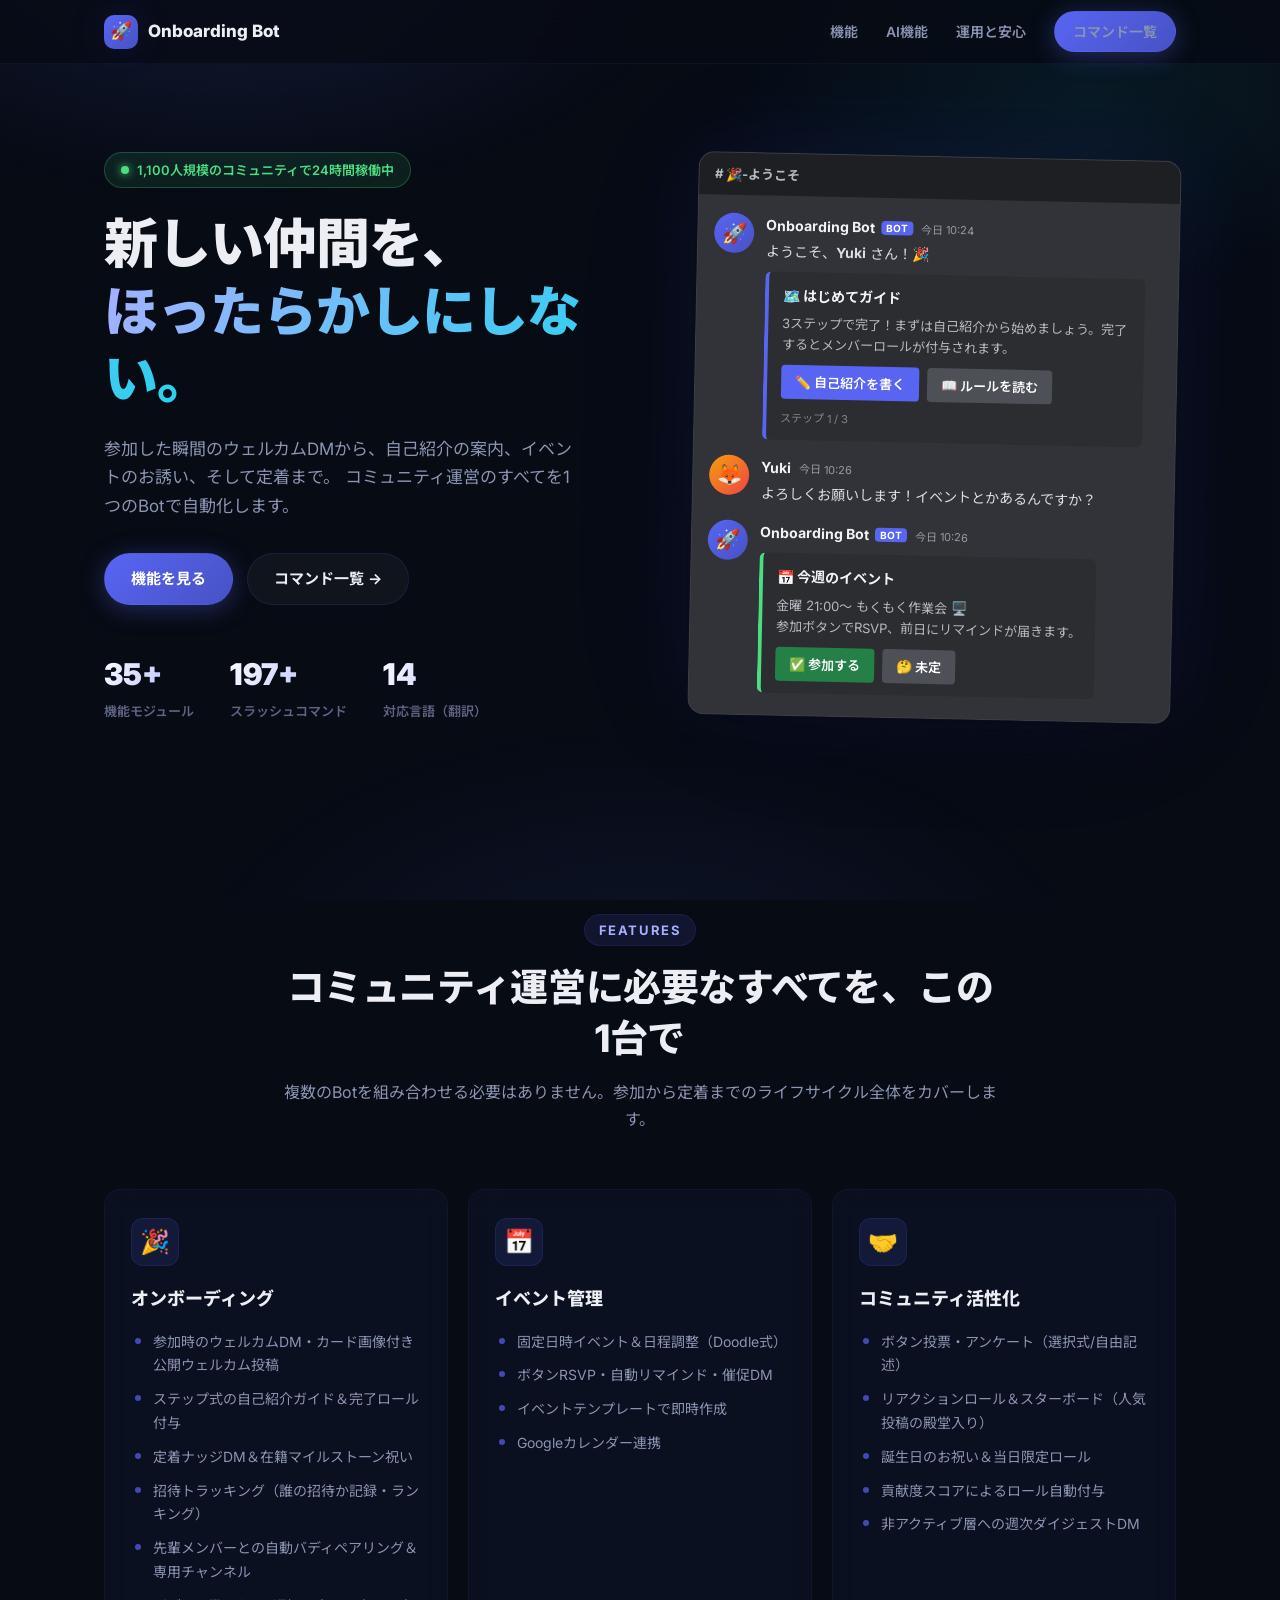
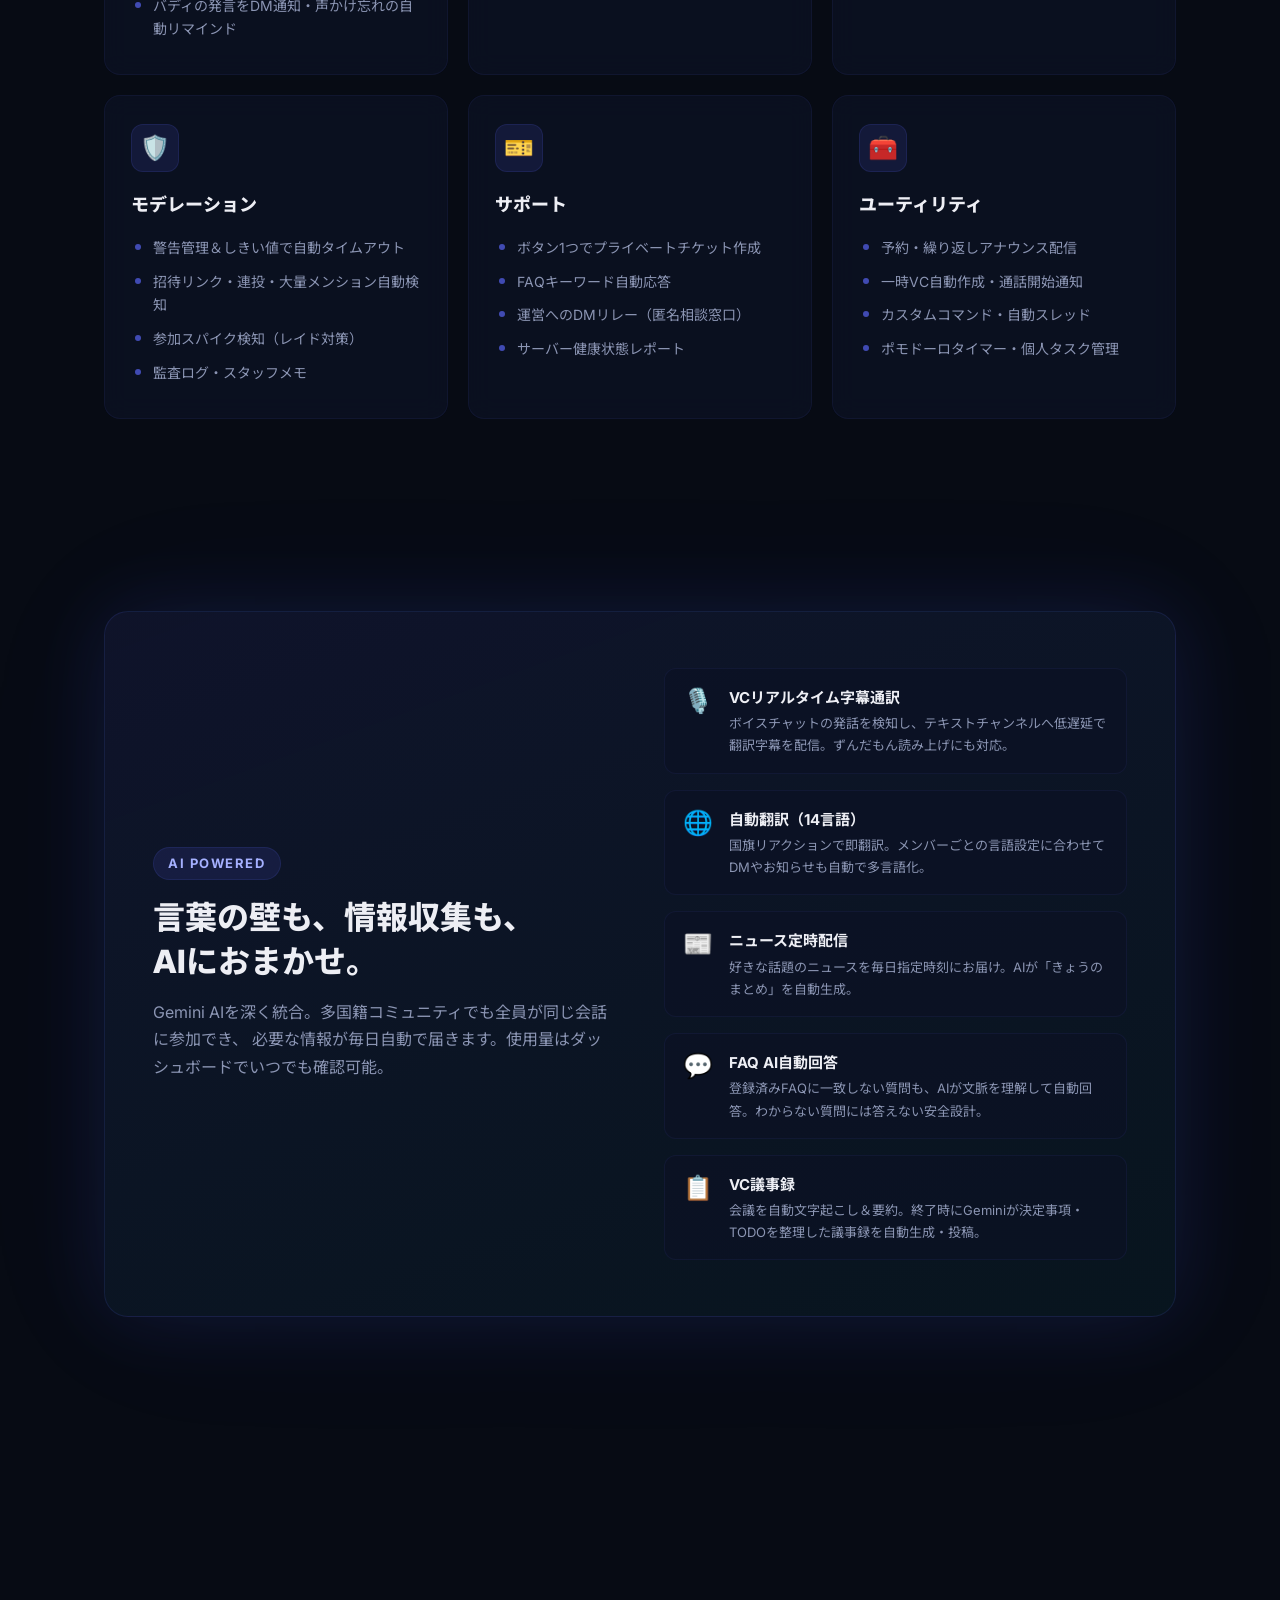
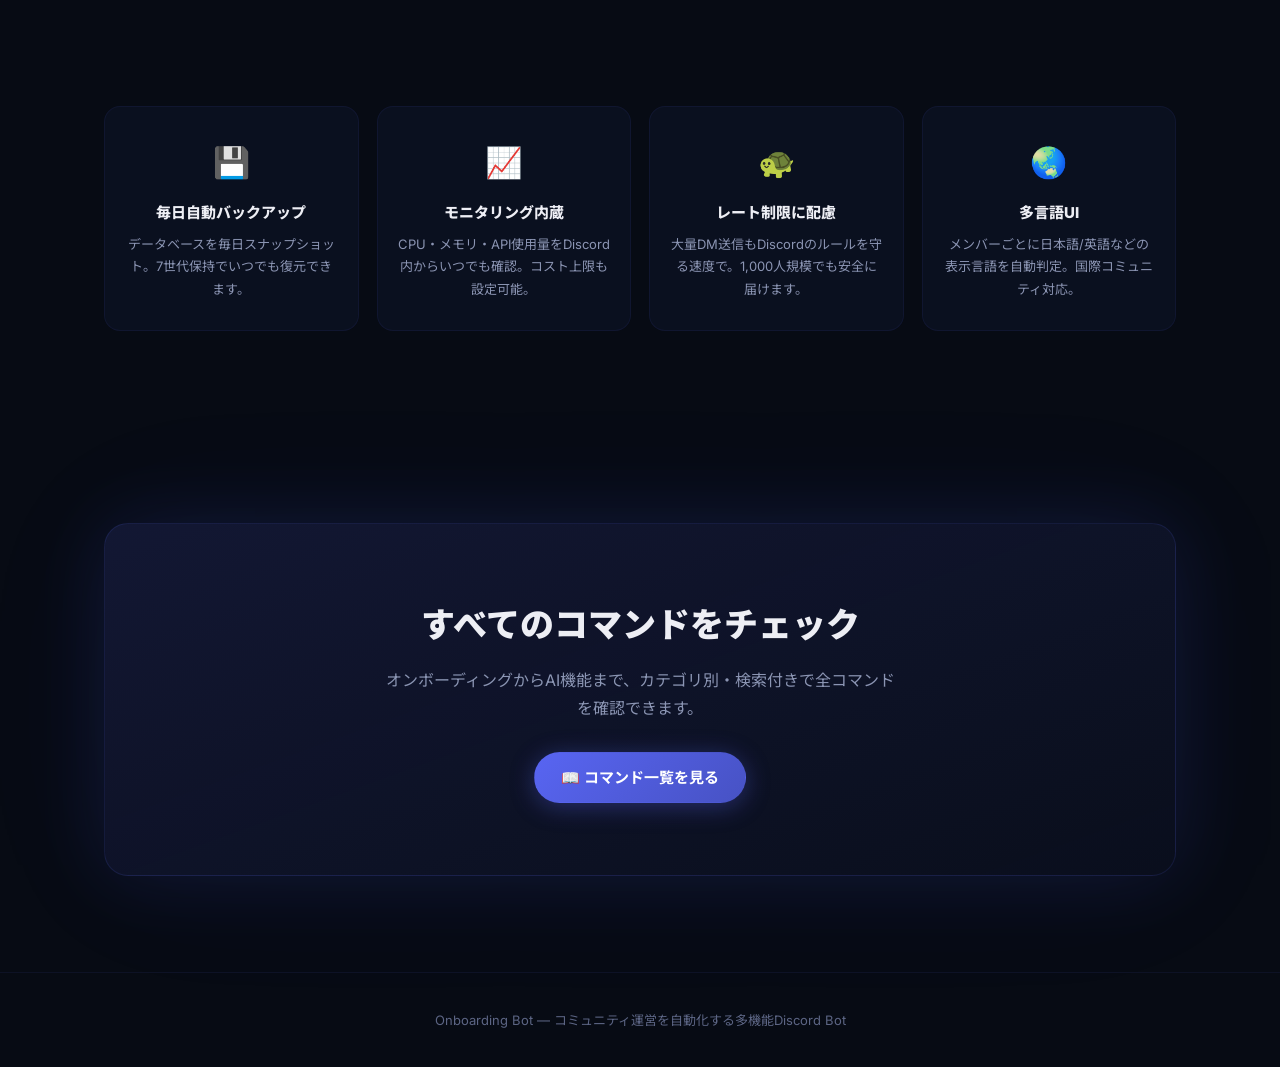
<file: index.html>
<!DOCTYPE html>
<html lang="ja">
<head>
    <meta charset="UTF-8">
    <meta name="viewport" content="width=device-width, initial-scale=1.0">
    <title>Onboarding Bot — 新規メンバーの定着とコミュニティ運営を自動化するDiscord Bot</title>
    <meta name="description" content="ウェルカムDM・オンボーディング・イベント管理・AI翻訳/VC通訳・自動モデレーションまで。1100人規模コミュニティで稼働する多機能Discord Bot。">
    <link rel="preconnect" href="https://fonts.googleapis.com">
    <link rel="preconnect" href="https://fonts.gstatic.com" crossorigin>
    <link href="https://fonts.googleapis.com/css2?family=Inter:wght@400;600;700;800;900&family=Noto+Sans+JP:wght@400;600;700;800;900&display=swap" rel="stylesheet">
    <link rel="stylesheet" href="./styles.css">
    <link rel="icon" href="data:image/svg+xml,<svg xmlns=%22http://www.w3.org/2000/svg%22 viewBox=%220 0 100 100%22><text y=%22.9em%22 font-size=%2290%22>🚀</text></svg>">
</head>
<body>
    <div class="bg-aura"></div>

    <!-- ナビゲーション -->
    <nav class="nav">
        <div class="nav-inner">
            <a class="nav-brand" href="./">
                <span class="logo-mark">🚀</span>
                Onboarding Bot
            </a>
            <ul class="nav-links">
                <li class="hide-sp"><a href="#features">機能</a></li>
                <li class="hide-sp"><a href="#ai">AI機能</a></li>
                <li class="hide-sp"><a href="#trust">運用と安心</a></li>
                <li><a href="./commands.html" class="btn btn-primary btn-sm">コマンド一覧</a></li>
            </ul>
        </div>
    </nav>

    <!-- ヒーロー -->
    <header class="hero">
        <div class="container hero-grid">
            <div>
                <span class="hero-badge"><span class="dot"></span>1,100人規模のコミュニティで24時間稼働中</span>
                <h1>新しい仲間を、<br><span class="grad">ほったらかしにしない。</span></h1>
                <p class="hero-lead">
                    参加した瞬間のウェルカムDMから、自己紹介の案内、イベントのお誘い、そして定着まで。
                    コミュニティ運営のすべてを1つのBotで自動化します。
                </p>
                <div class="hero-ctas">
                    <a href="#features" class="btn btn-primary">機能を見る</a>
                    <a href="./commands.html" class="btn btn-ghost">コマンド一覧 →</a>
                </div>
                <div class="hero-stats">
                    <div class="hero-stat">
                        <div class="num">35+</div>
                        <div class="label">機能モジュール</div>
                    </div>
                    <div class="hero-stat">
                        <div class="num" id="stat-commands">180+</div>
                        <div class="label">スラッシュコマンド</div>
                    </div>
                    <div class="hero-stat">
                        <div class="num">14</div>
                        <div class="label">対応言語（翻訳）</div>
                    </div>
                </div>
            </div>

            <!-- Discord風モックアップ -->
            <div class="discord-mock" aria-hidden="true">
                <div class="titlebar"># 🎉-ようこそ</div>
                <div class="messages">
                    <div class="dmsg">
                        <div class="avatar">🚀</div>
                        <div class="body">
                            <div class="author">Onboarding Bot<span class="bot-tag">BOT</span><span class="time">今日 10:24</span></div>
                            <div class="text">ようこそ、<strong>Yuki</strong> さん！🎉</div>
                            <div class="dembed">
                                <div class="etitle">🗺️ はじめてガイド</div>
                                <div class="edesc">3ステップで完了！まずは自己紹介から始めましょう。完了するとメンバーロールが付与されます。</div>
                                <div class="dbtns">
                                    <span class="dbtn primary">✏️ 自己紹介を書く</span>
                                    <span class="dbtn">📖 ルールを読む</span>
                                </div>
                                <div class="efooter">ステップ 1 / 3</div>
                            </div>
                        </div>
                    </div>
                    <div class="dmsg">
                        <div class="avatar human">🦊</div>
                        <div class="body">
                            <div class="author">Yuki<span class="time">今日 10:26</span></div>
                            <div class="text">よろしくお願いします！イベントとかあるんですか？</div>
                        </div>
                    </div>
                    <div class="dmsg">
                        <div class="avatar">🚀</div>
                        <div class="body">
                            <div class="author">Onboarding Bot<span class="bot-tag">BOT</span><span class="time">今日 10:26</span></div>
                            <div class="dembed green">
                                <div class="etitle">📅 今週のイベント</div>
                                <div class="edesc">金曜 21:00〜 もくもく作業会 🖥️<br>参加ボタンでRSVP、前日にリマインドが届きます。</div>
                                <div class="dbtns">
                                    <span class="dbtn success">✅ 参加する</span>
                                    <span class="dbtn">🤔 未定</span>
                                </div>
                            </div>
                        </div>
                    </div>
                </div>
            </div>
        </div>
    </header>

    <!-- 機能カテゴリ -->
    <section id="features">
        <div class="container">
            <div class="section-head reveal">
                <span class="section-eyebrow">FEATURES</span>
                <h2 class="section-title">コミュニティ運営に必要なすべてを、この1台で</h2>
                <p class="section-desc">複数のBotを組み合わせる必要はありません。参加から定着までのライフサイクル全体をカバーします。</p>
            </div>
            <div class="feature-grid">
                <div class="feature-card reveal">
                    <div class="icon">🎉</div>
                    <h3>オンボーディング</h3>
                    <ul>
                        <li>参加時のウェルカムDM・カード画像付き公開ウェルカム投稿</li>
                        <li>ステップ式の自己紹介ガイド＆完了ロール付与</li>
                        <li>定着ナッジDM＆在籍マイルストーン祝い</li>
                        <li>招待トラッキング（誰の招待か記録・ランキング）</li>
                        <li>先輩メンバーとの自動バディペアリング＆専用チャンネル</li>
                        <li>バディの発言をDM通知・声かけ忘れの自動リマインド</li>
                    </ul>
                </div>
                <div class="feature-card reveal">
                    <div class="icon">📅</div>
                    <h3>イベント管理</h3>
                    <ul>
                        <li>固定日時イベント＆日程調整（Doodle式）</li>
                        <li>ボタンRSVP・自動リマインド・催促DM</li>
                        <li>イベントテンプレートで即時作成</li>
                        <li>Googleカレンダー連携</li>
                    </ul>
                </div>
                <div class="feature-card reveal">
                    <div class="icon">🤝</div>
                    <h3>コミュニティ活性化</h3>
                    <ul>
                        <li>ボタン投票・アンケート（選択式/自由記述）</li>
                        <li>リアクションロール＆スターボード（人気投稿の殿堂入り）</li>
                        <li>誕生日のお祝い＆当日限定ロール</li>
                        <li>貢献度スコアによるロール自動付与</li>
                        <li>非アクティブ層への週次ダイジェストDM</li>
                    </ul>
                </div>
                <div class="feature-card reveal">
                    <div class="icon">🛡️</div>
                    <h3>モデレーション</h3>
                    <ul>
                        <li>警告管理＆しきい値で自動タイムアウト</li>
                        <li>招待リンク・連投・大量メンション自動検知</li>
                        <li>参加スパイク検知（レイド対策）</li>
                        <li>監査ログ・スタッフメモ</li>
                    </ul>
                </div>
                <div class="feature-card reveal">
                    <div class="icon">🎫</div>
                    <h3>サポート</h3>
                    <ul>
                        <li>ボタン1つでプライベートチケット作成</li>
                        <li>FAQキーワード自動応答</li>
                        <li>運営へのDMリレー（匿名相談窓口）</li>
                        <li>サーバー健康状態レポート</li>
                    </ul>
                </div>
                <div class="feature-card reveal">
                    <div class="icon">🧰</div>
                    <h3>ユーティリティ</h3>
                    <ul>
                        <li>予約・繰り返しアナウンス配信</li>
                        <li>一時VC自動作成・通話開始通知</li>
                        <li>カスタムコマンド・自動スレッド</li>
                        <li>ポモドーロタイマー・個人タスク管理</li>
                    </ul>
                </div>
            </div>
        </div>
    </section>

    <!-- AI機能ハイライト -->
    <section id="ai">
        <div class="container">
            <div class="highlight reveal">
                <div>
                    <span class="section-eyebrow">AI POWERED</span>
                    <h2>言葉の壁も、情報収集も、<br>AIにおまかせ。</h2>
                    <p>
                        Gemini AIを深く統合。多国籍コミュニティでも全員が同じ会話に参加でき、
                        必要な情報が毎日自動で届きます。使用量はダッシュボードでいつでも確認可能。
                    </p>
                </div>
                <div class="hl-items">
                    <div class="hl-item">
                        <div class="emoji">🎙️</div>
                        <div>
                            <div class="t">VCリアルタイム字幕通訳</div>
                            <div class="d">ボイスチャットの発話を検知し、テキストチャンネルへ低遅延で翻訳字幕を配信。ずんだもん読み上げにも対応。</div>
                        </div>
                    </div>
                    <div class="hl-item">
                        <div class="emoji">🌐</div>
                        <div>
                            <div class="t">自動翻訳（14言語）</div>
                            <div class="d">国旗リアクションで即翻訳。メンバーごとの言語設定に合わせてDMやお知らせも自動で多言語化。</div>
                        </div>
                    </div>
                    <div class="hl-item">
                        <div class="emoji">📰</div>
                        <div>
                            <div class="t">ニュース定時配信</div>
                            <div class="d">好きな話題のニュースを毎日指定時刻にお届け。AIが「きょうのまとめ」を自動生成。</div>
                        </div>
                    </div>
                    <div class="hl-item">
                        <div class="emoji">💬</div>
                        <div>
                            <div class="t">FAQ AI自動回答</div>
                            <div class="d">登録済みFAQに一致しない質問も、AIが文脈を理解して自動回答。わからない質問には答えない安全設計。</div>
                        </div>
                    </div>
                    <div class="hl-item">
                        <div class="emoji">📋</div>
                        <div>
                            <div class="t">VC議事録</div>
                            <div class="d">会議を自動文字起こし＆要約。終了時にGeminiが決定事項・TODOを整理した議事録を自動生成・投稿。</div>
                        </div>
                    </div>
                </div>
            </div>
        </div>
    </section>

    <!-- 運用と安心 -->
    <section id="trust">
        <div class="container">
            <div class="section-head reveal">
                <span class="section-eyebrow">RELIABILITY</span>
                <h2 class="section-title">1,100人規模の本番運用に耐える設計</h2>
                <p class="section-desc">派手な機能だけでなく、裏側の堅牢さにもこだわっています。</p>
            </div>
            <div class="trust-grid">
                <div class="trust-card reveal">
                    <div class="emoji">💾</div>
                    <h3>毎日自動バックアップ</h3>
                    <p>データベースを毎日スナップショット。7世代保持でいつでも復元できます。</p>
                </div>
                <div class="trust-card reveal">
                    <div class="emoji">📈</div>
                    <h3>モニタリング内蔵</h3>
                    <p>CPU・メモリ・API使用量をDiscord内からいつでも確認。コスト上限も設定可能。</p>
                </div>
                <div class="trust-card reveal">
                    <div class="emoji">🐢</div>
                    <h3>レート制限に配慮</h3>
                    <p>大量DM送信もDiscordのルールを守る速度で。1,000人規模でも安全に届けます。</p>
                </div>
                <div class="trust-card reveal">
                    <div class="emoji">🌏</div>
                    <h3>多言語UI</h3>
                    <p>メンバーごとに日本語/英語などの表示言語を自動判定。国際コミュニティ対応。</p>
                </div>
            </div>
        </div>
    </section>

    <!-- CTA -->
    <section>
        <div class="container">
            <div class="cta-box reveal">
                <h2>すべてのコマンドをチェック</h2>
                <p>オンボーディングからAI機能まで、カテゴリ別・検索付きで全コマンドを確認できます。</p>
                <a href="./commands.html" class="btn btn-primary">📖 コマンド一覧を見る</a>
            </div>
        </div>
    </section>

    <footer class="footer">
        <div class="container">
            <p>Onboarding Bot — コミュニティ運営を自動化する多機能Discord Bot</p>
        </div>
    </footer>

    <script>
        // スクロール出現
        const io = new IntersectionObserver((entries) => {
            for (const e of entries) {
                if (e.isIntersecting) { e.target.classList.add('visible'); io.unobserve(e.target); }
            }
        }, { threshold: 0.12 });
        document.querySelectorAll('.reveal').forEach(el => io.observe(el));

        // コマンド数をデータから動的表示（失敗時は初期値のまま）
        fetch('./assets/commands.json')
            .then(r => r.json())
            .then(d => {
                const n = d.commands.length;
                if (n > 0) document.getElementById('stat-commands').textContent = n + '+';
            })
            .catch(() => {});
    </script>
</body>
</html>
</file>
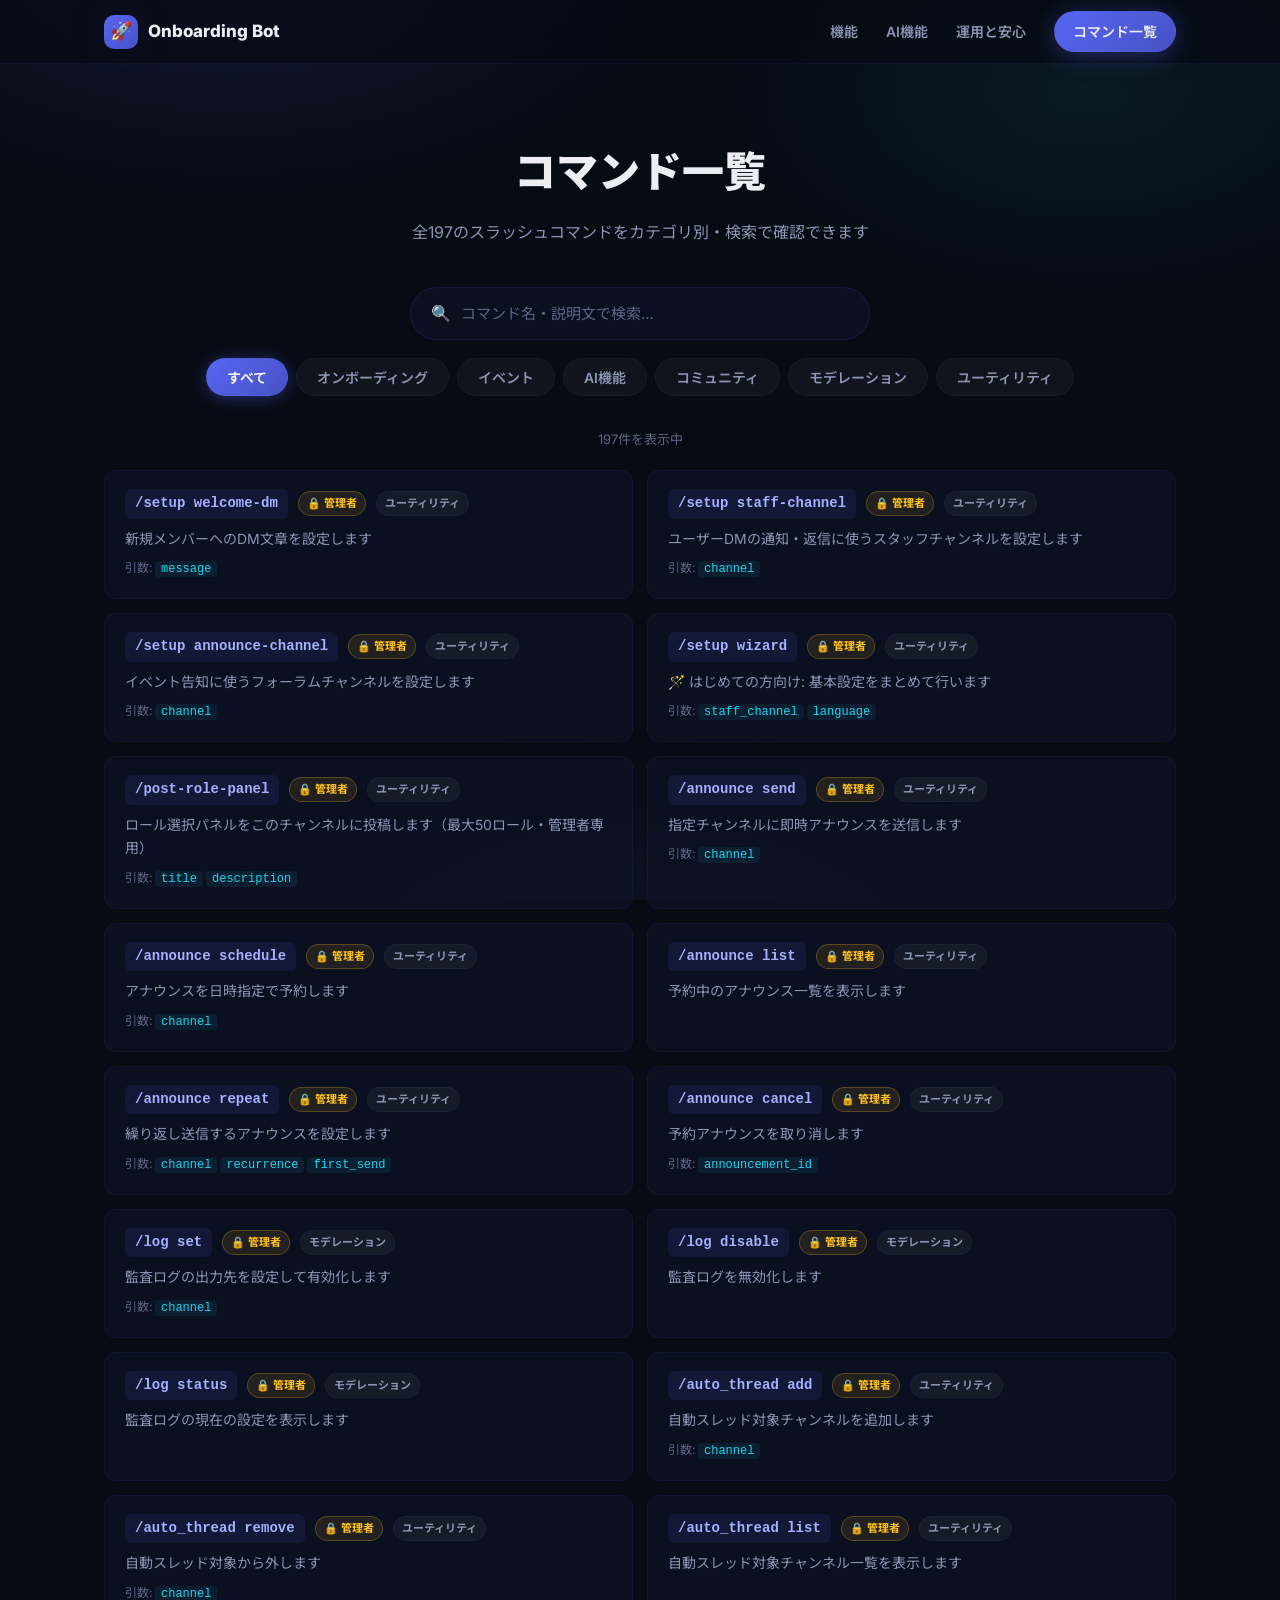
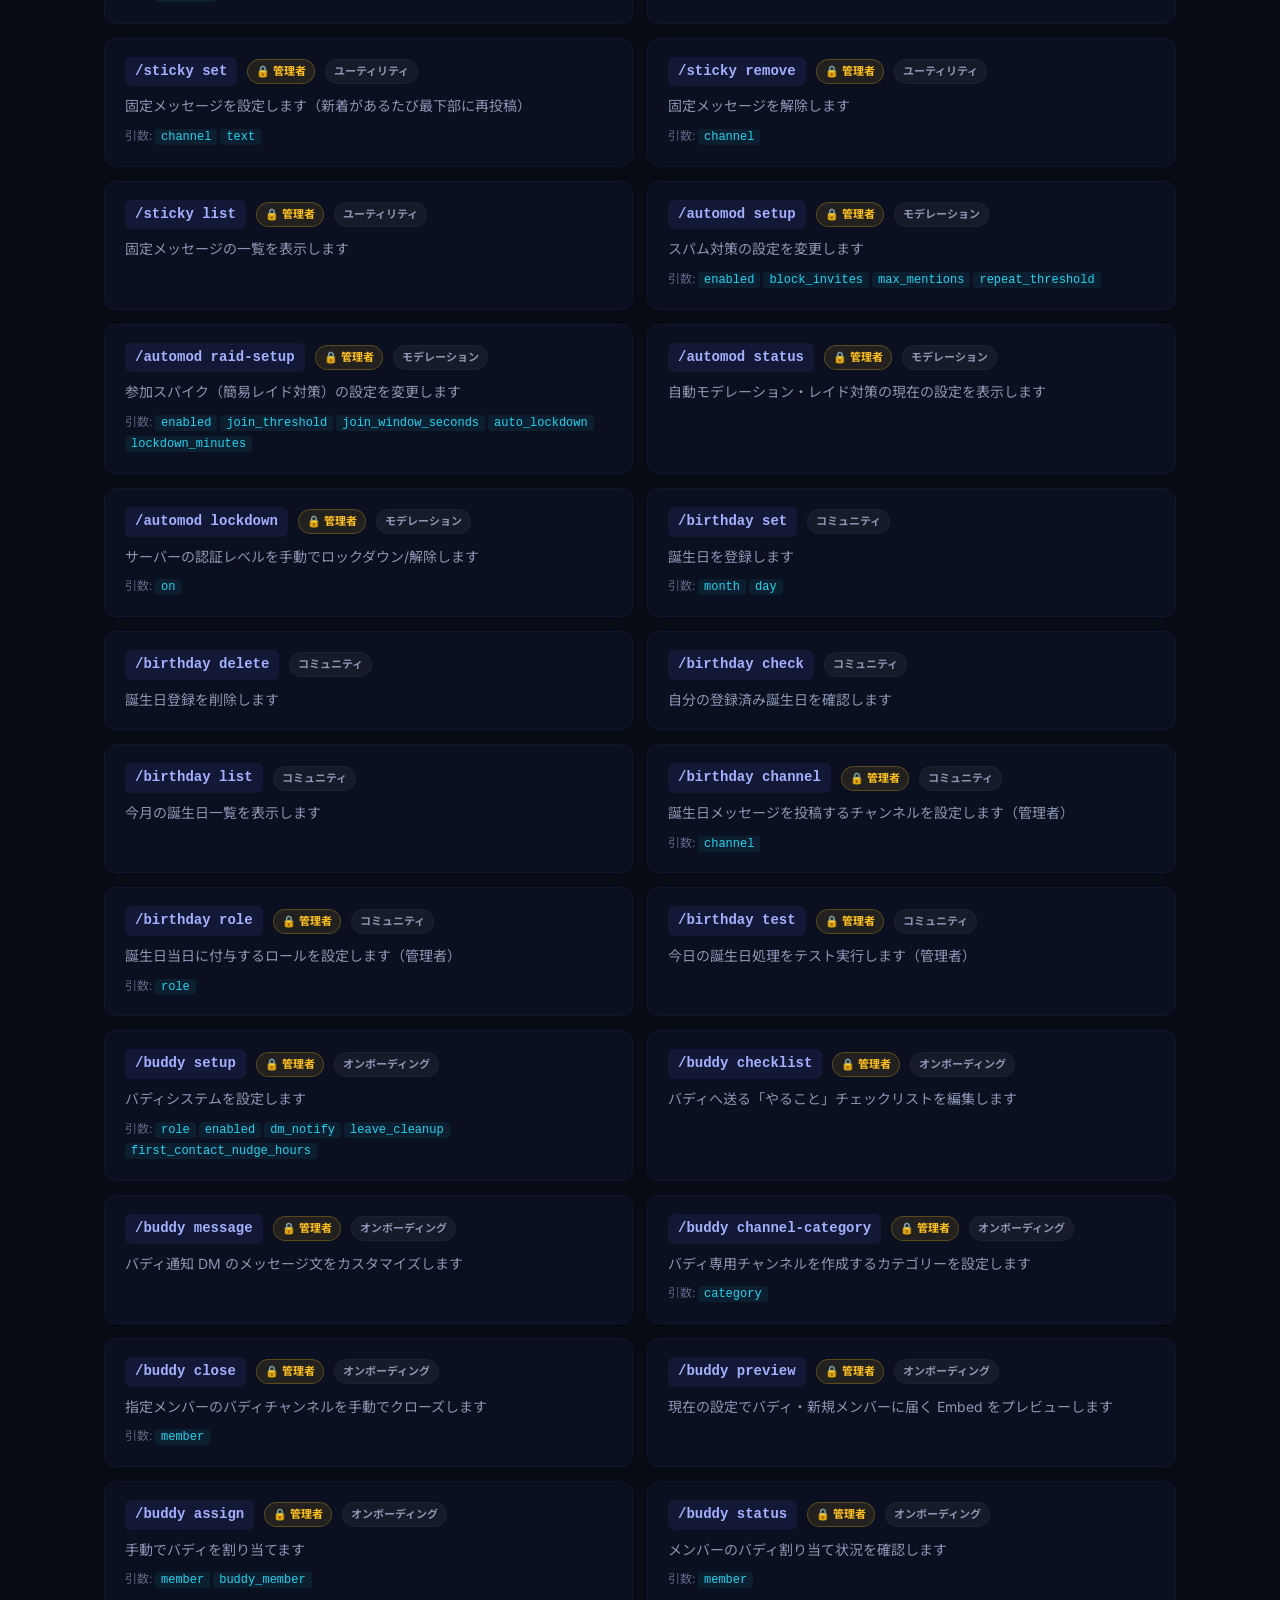
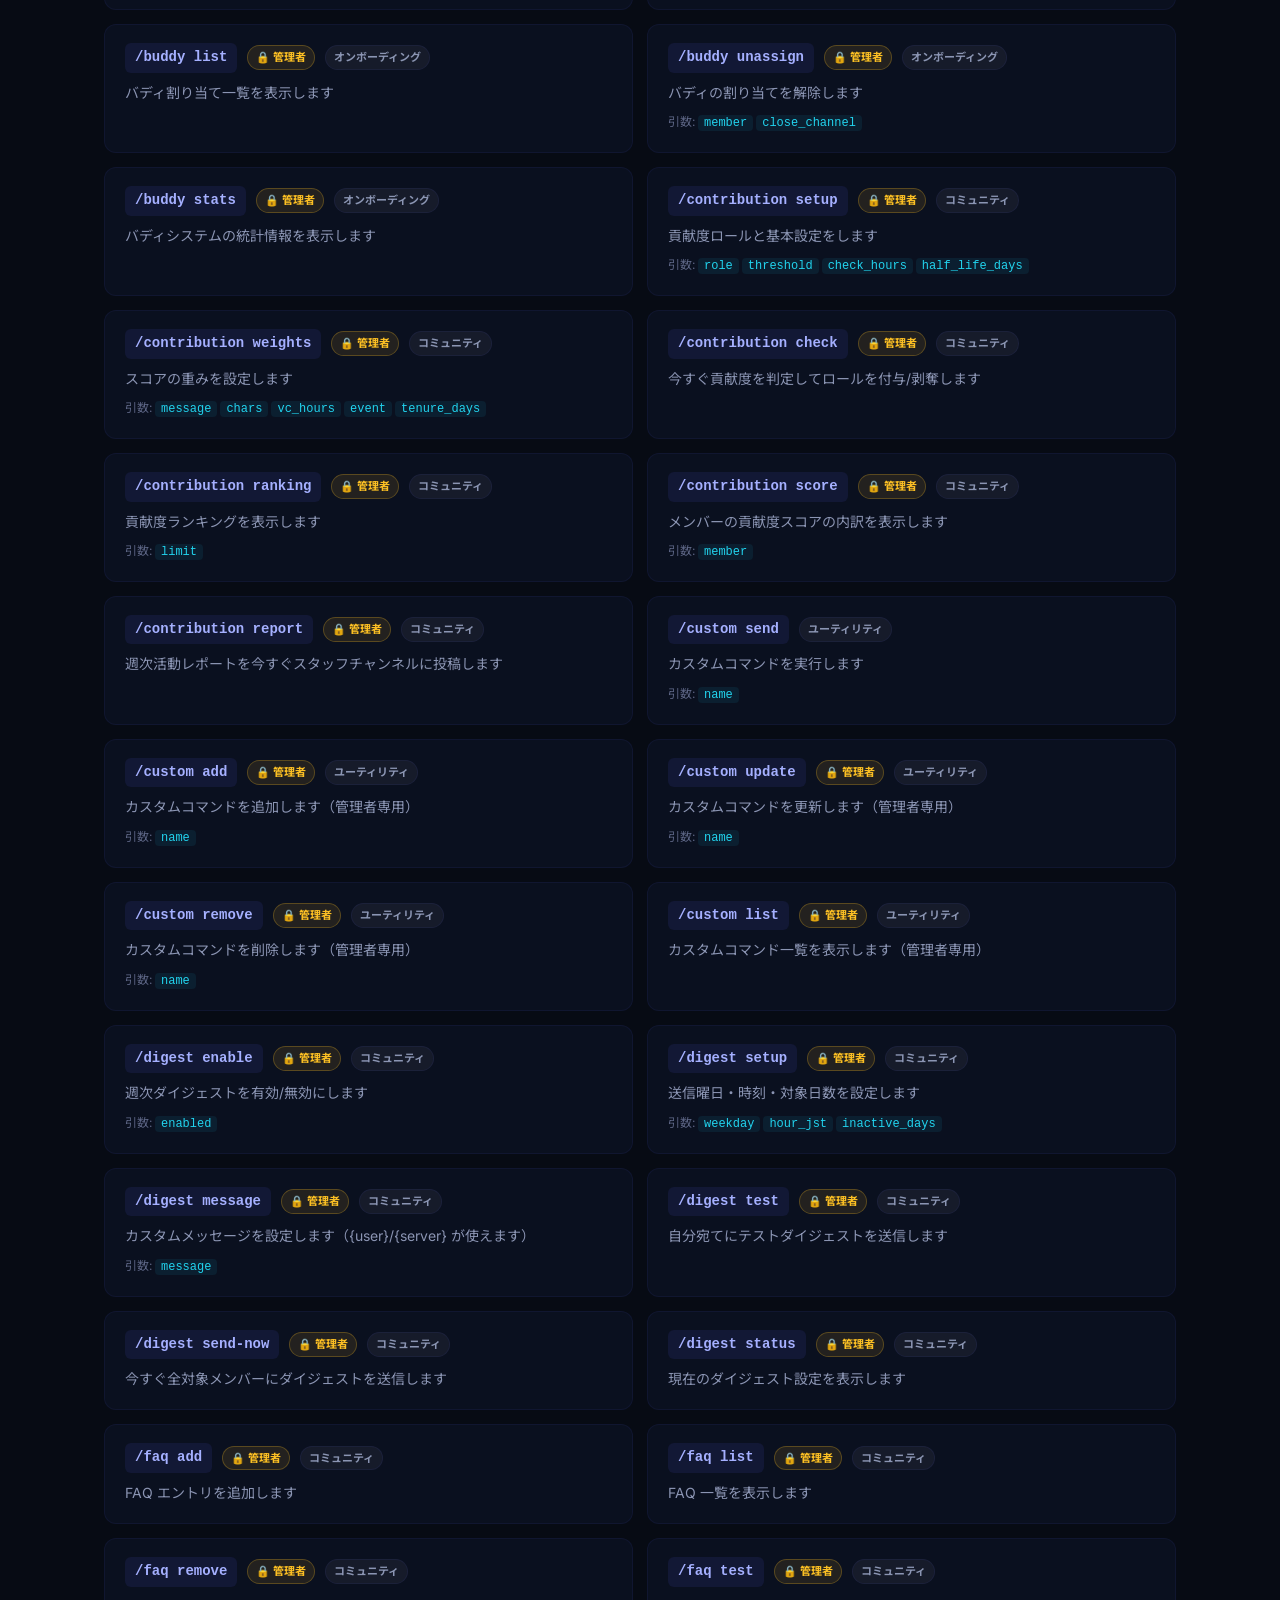
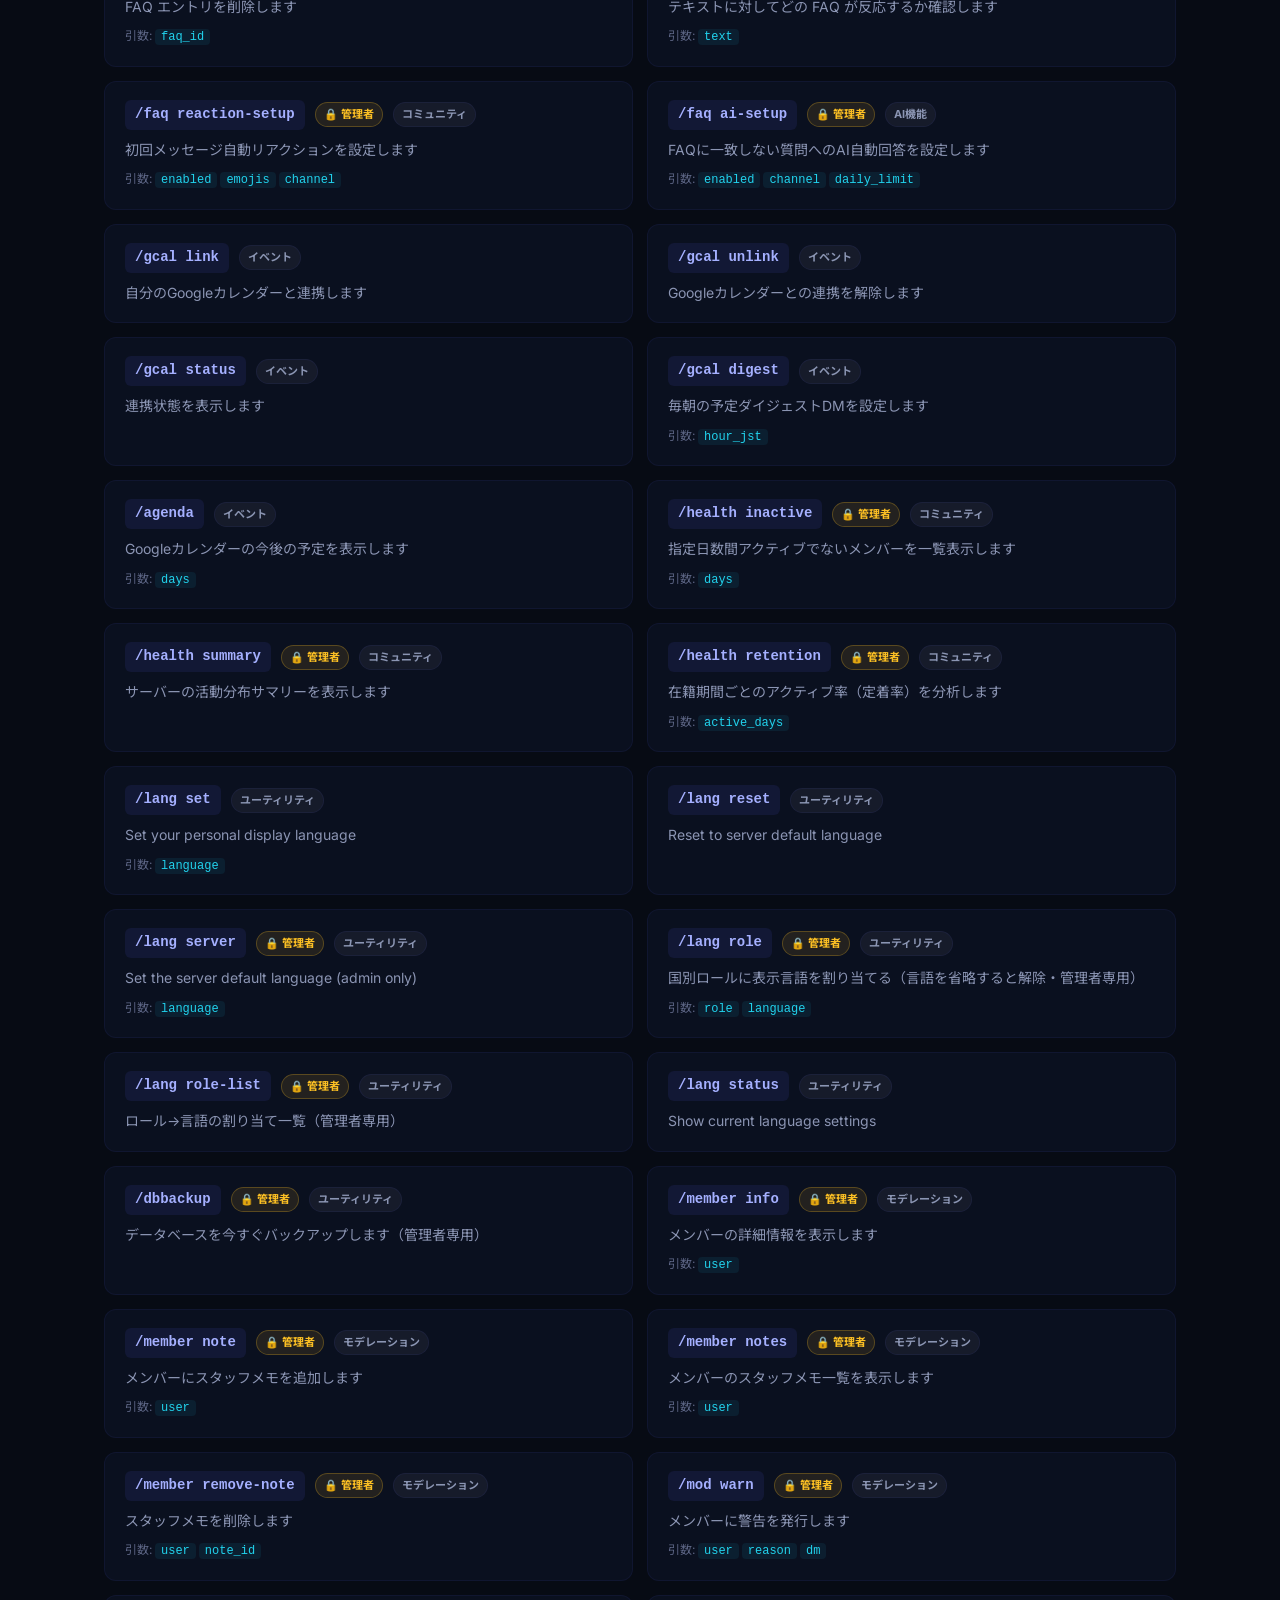
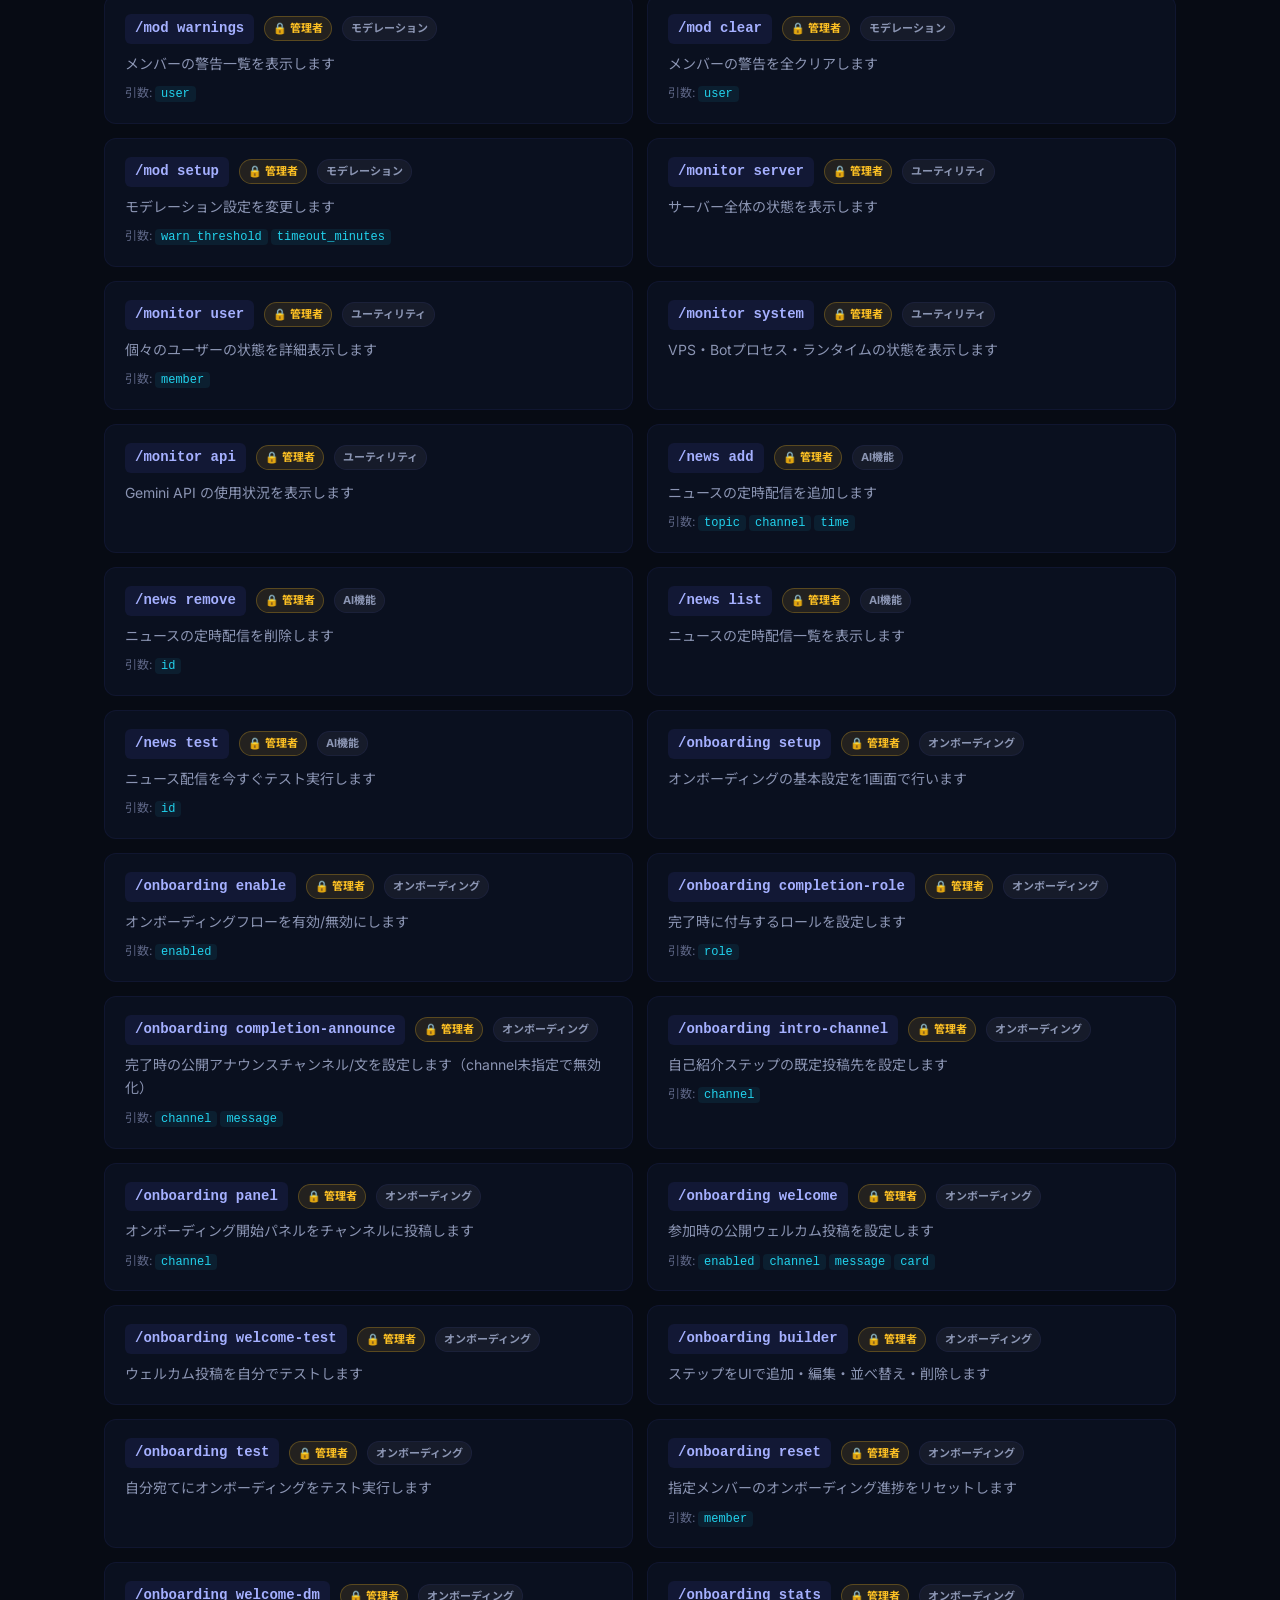
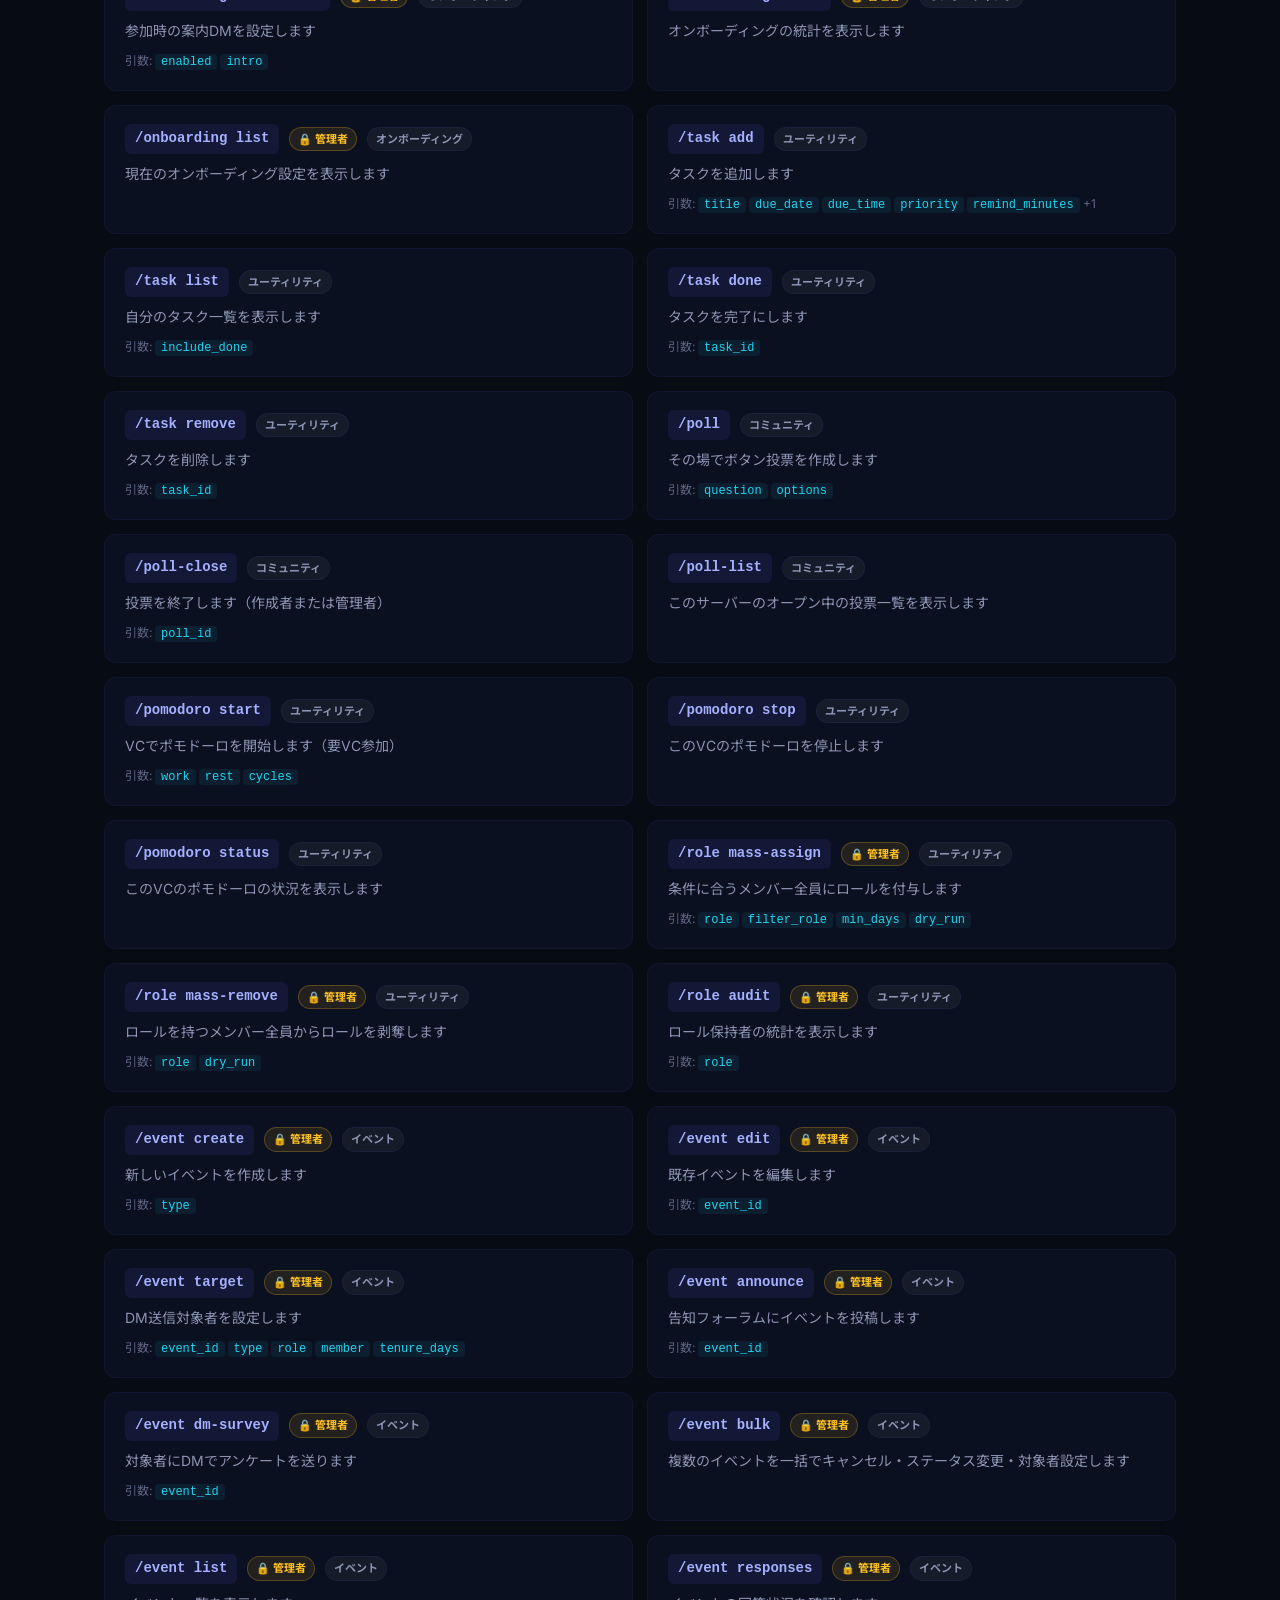
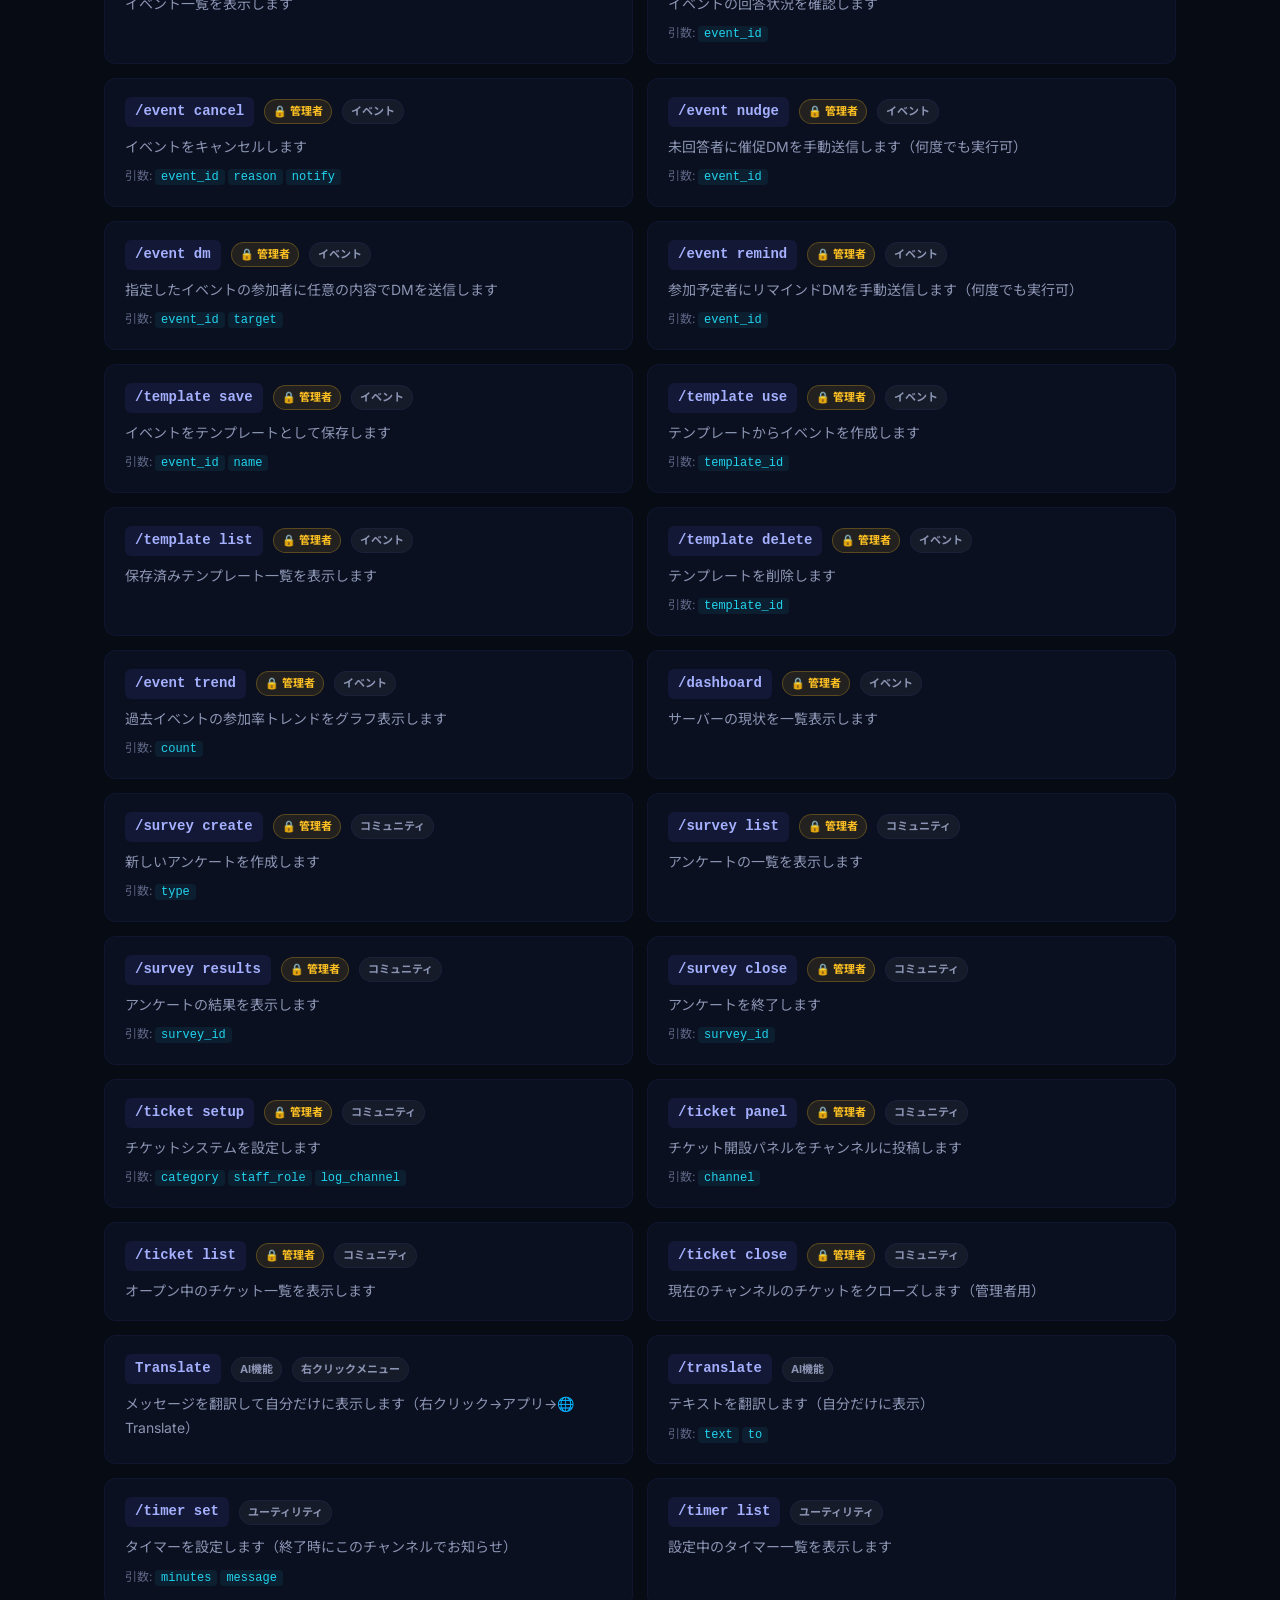
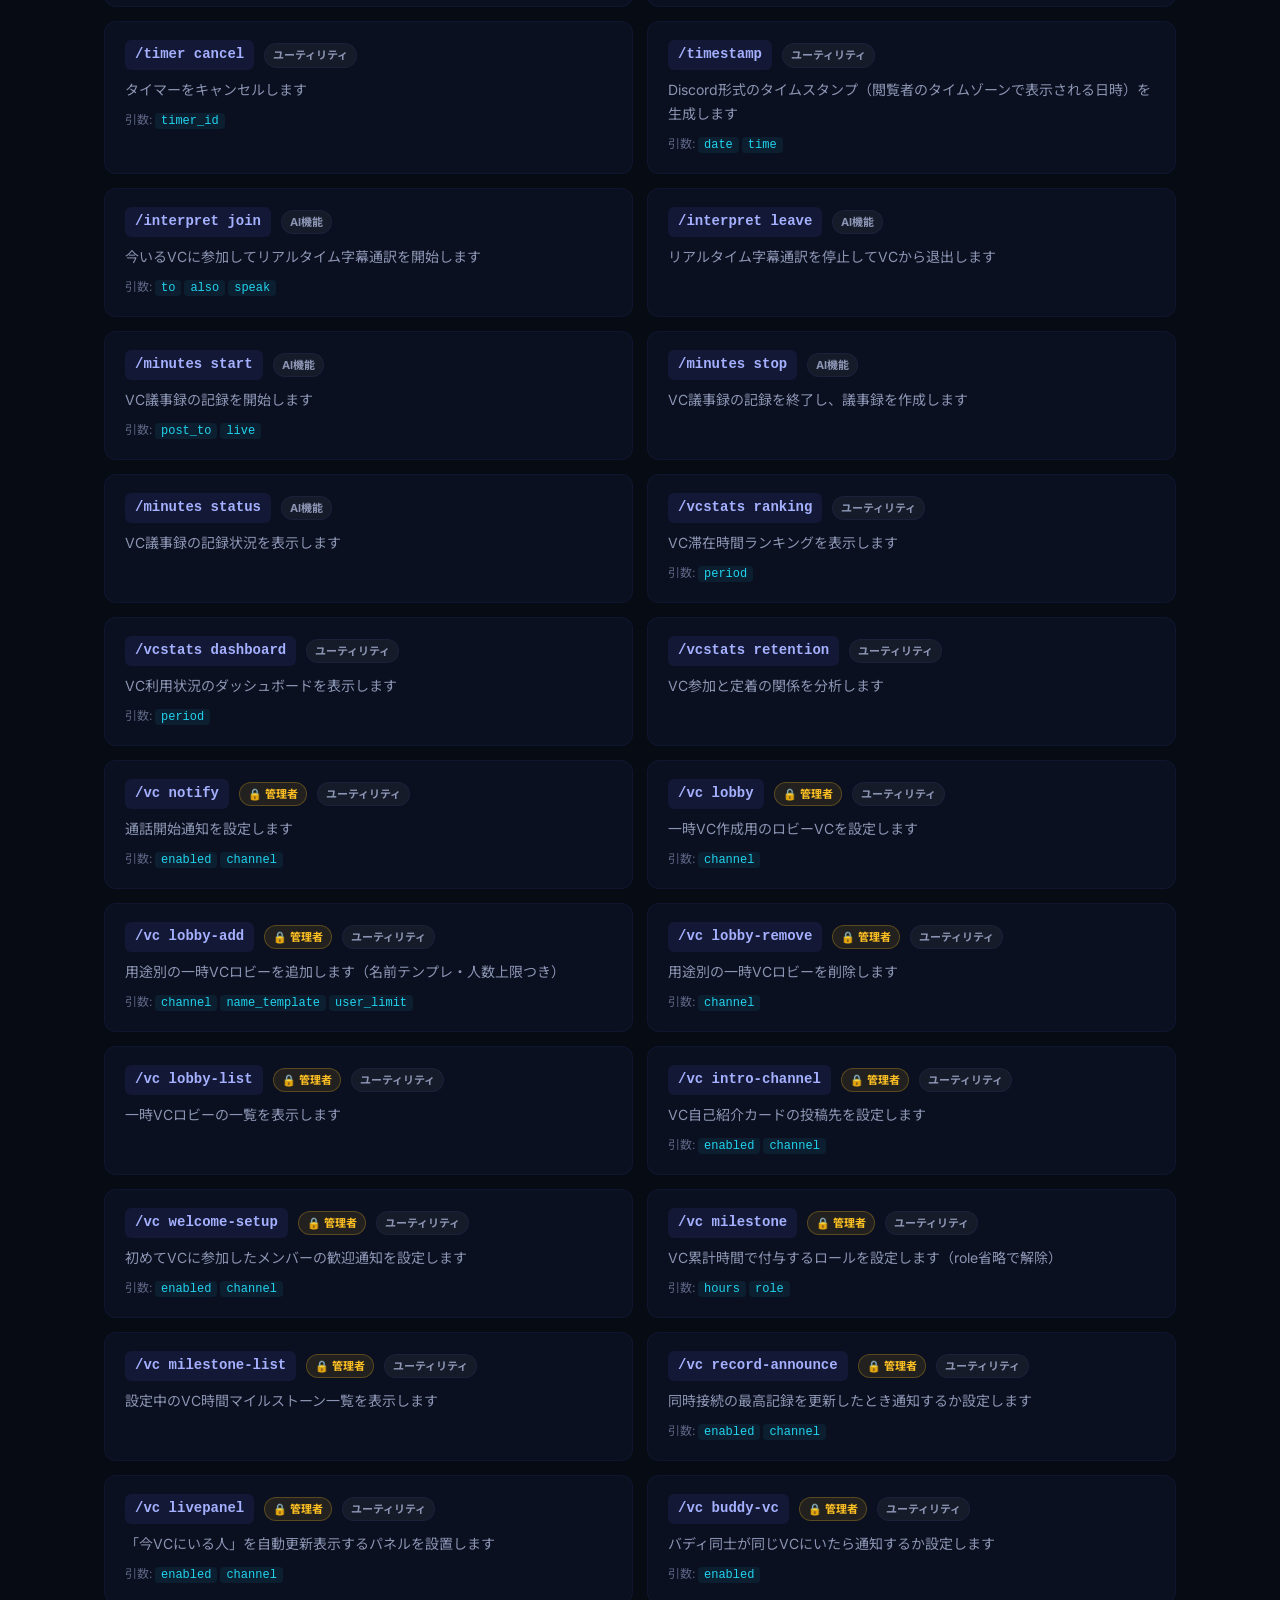
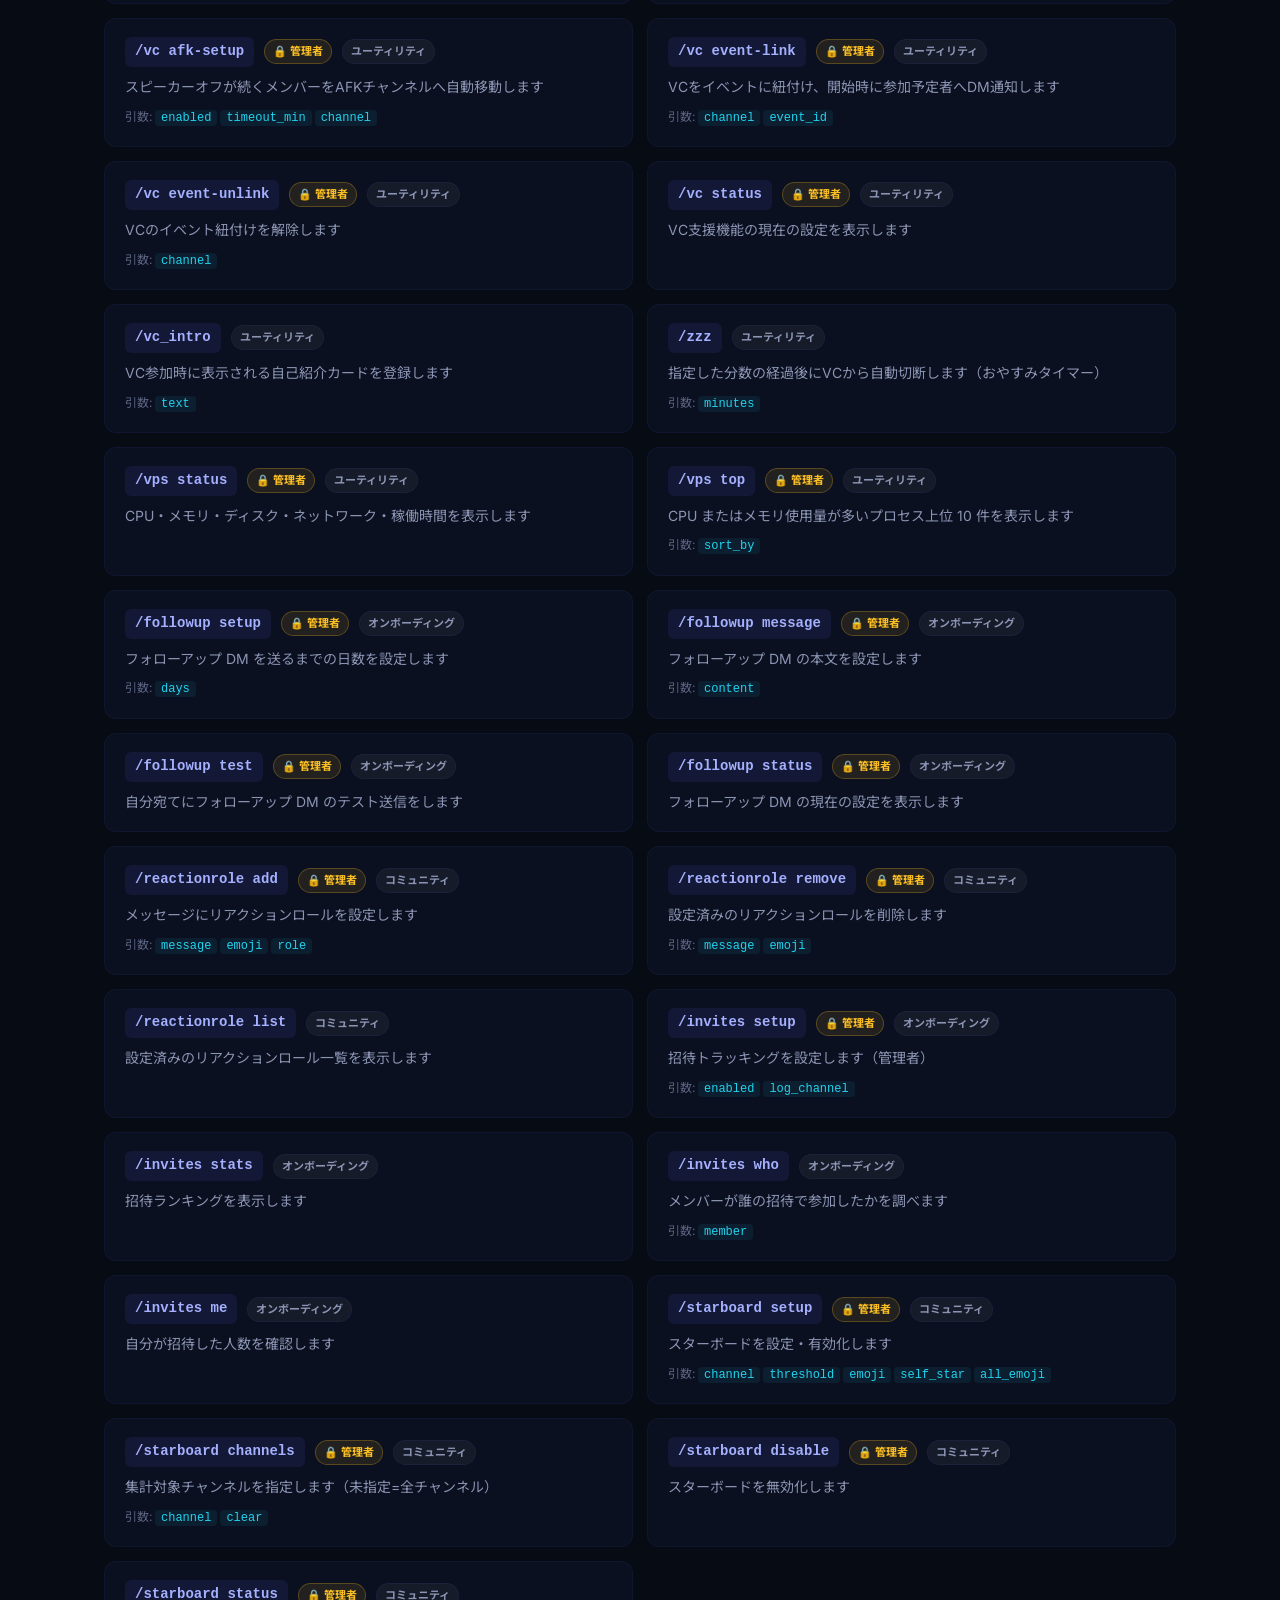
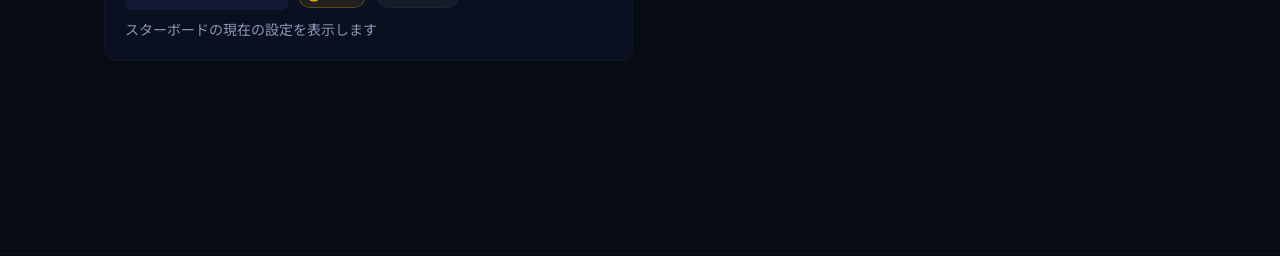
<file: commands.html>
<!DOCTYPE html>
<html lang="ja">
<head>
    <meta charset="UTF-8">
    <meta name="viewport" content="width=device-width, initial-scale=1.0">
    <title>コマンド一覧 — Onboarding Bot</title>
    <meta name="description" content="Onboarding Botの全スラッシュコマンドをカテゴリ別・検索で確認できます。オンボーディング・イベント・AI機能・コミュニティ・モデレーション・ユーティリティを網羅。">
    <link rel="preconnect" href="https://fonts.googleapis.com">
    <link rel="preconnect" href="https://fonts.gstatic.com" crossorigin>
    <link href="https://fonts.googleapis.com/css2?family=Inter:wght@400;600;700;800;900&family=Noto+Sans+JP:wght@400;600;700;800;900&display=swap" rel="stylesheet">
    <link rel="stylesheet" href="./styles.css">
    <link rel="icon" href="data:image/svg+xml,<svg xmlns=%22http://www.w3.org/2000/svg%22 viewBox=%220 0 100 100%22><text y=%22.9em%22 font-size=%2290%22>🚀</text></svg>">
</head>
<body>
    <div class="bg-aura"></div>

    <!-- ナビゲーション -->
    <nav class="nav">
        <div class="nav-inner">
            <a class="nav-brand" href="./">
                <span class="logo-mark">🚀</span>
                Onboarding Bot
            </a>
            <ul class="nav-links">
                <li class="hide-sp"><a href="./#features">機能</a></li>
                <li class="hide-sp"><a href="./#ai">AI機能</a></li>
                <li class="hide-sp"><a href="./#trust">運用と安心</a></li>
                <li><a href="./commands.html" class="btn btn-primary btn-sm active">コマンド一覧</a></li>
            </ul>
        </div>
    </nav>

    <!-- ページヘッダー -->
    <header class="page-head">
        <div class="container">
            <h1>コマンド一覧</h1>
            <p id="page-desc">全181のスラッシュコマンドをカテゴリ別・検索で確認できます</p>
        </div>
    </header>

    <!-- コマンド検索・一覧 -->
    <section style="padding-top: 0;">
        <div class="container">
            <div class="cmd-controls">
                <div class="cmd-search">
                    <span aria-hidden="true">🔍</span>
                    <input type="text" id="cmd-search-input" placeholder="コマンド名・説明文で検索…" autocomplete="off">
                </div>
                <div class="cmd-tabs" id="cmd-tabs">
                    <button type="button" class="cmd-tab active" data-category="すべて">すべて</button>
                </div>
            </div>
            <div class="cmd-count" id="cmd-count"></div>
            <div class="cmd-list" id="cmd-list"></div>
        </div>
    </section>

    <footer class="footer">
        <div class="container">
            <p>Onboarding Bot — コミュニティ運営を自動化する多機能Discord Bot</p>
        </div>
    </footer>

    <script src="./assets/commands.js"></script>
</body>
</html>
</file>
<file: styles.css>
/* ==========================================================
   Onboarding Bot — Design System
   ダーク基調 + Discord blurple グロー。参考: premium glass UI
   ========================================================== */

:root {
    --primary: #5865f2;
    --primary-rgb: 88, 101, 242;
    --primary-light: #a5b0ff;
    --secondary: #22d3ee;
    --secondary-rgb: 34, 211, 238;
    --accent: #4ade80;
    --accent-rgb: 74, 222, 128;
    --warning: #fbbf24;

    --bg-base: #070b14;
    --bg-surface: #0b1020;
    --bg-card: rgba(13, 18, 36, 0.72);
    --bg-card-hover: rgba(21, 28, 54, 0.88);
    --bg-elevated: rgba(22, 30, 58, 0.6);

    --text-primary: #edeef4;
    --text-secondary: #8b95b3;
    --text-muted: #5c6584;

    --border-subtle: rgba(88, 101, 242, 0.08);
    --border-default: rgba(88, 101, 242, 0.14);
    --border-hover: rgba(88, 101, 242, 0.4);

    --shadow-md: 0 4px 20px rgba(0, 0, 0, 0.32);
    --shadow-lg: 0 16px 60px rgba(0, 0, 0, 0.45);
    --glow: 0 0 40px rgba(var(--primary-rgb), 0.12);
    --glow-lg: 0 0 80px rgba(var(--primary-rgb), 0.14), 0 0 160px rgba(var(--primary-rgb), 0.05);

    --font-sans: 'Inter', 'Noto Sans JP', -apple-system, BlinkMacSystemFont, sans-serif;
    --font-mono: 'JetBrains Mono', 'SFMono-Regular', Consolas, monospace;

    --radius-sm: 8px;
    --radius-md: 12px;
    --radius-lg: 16px;
    --radius-xl: 24px;
    --radius-full: 9999px;

    --transition-fast: 150ms cubic-bezier(.4, 0, .2, 1);
    --transition-base: 300ms cubic-bezier(.16, 1, .3, 1);

    --nav-height: 64px;
    --content-width: 1120px;
}

*, *::before, *::after { margin: 0; padding: 0; box-sizing: border-box; }

html { scroll-behavior: smooth; -webkit-font-smoothing: antialiased; }

body {
    font-family: var(--font-sans);
    background: var(--bg-base);
    color: var(--text-primary);
    line-height: 1.7;
    min-height: 100vh;
    overflow-x: hidden;
}

::selection { background: rgba(var(--primary-rgb), 0.35); }

/* ---------- 背景オーラ ---------- */
.bg-aura {
    position: fixed;
    inset: 0;
    z-index: -1;
    pointer-events: none;
    background:
        radial-gradient(ellipse 60% 45% at 18% -5%, rgba(var(--primary-rgb), 0.16), transparent 60%),
        radial-gradient(ellipse 50% 40% at 85% 10%, rgba(var(--secondary-rgb), 0.08), transparent 60%),
        radial-gradient(ellipse 55% 45% at 50% 110%, rgba(var(--primary-rgb), 0.1), transparent 65%);
}

/* ---------- 共通レイアウト ---------- */
.container { max-width: var(--content-width); margin: 0 auto; padding: 0 24px; }

section { padding: 96px 0; }

.section-head { text-align: center; max-width: 720px; margin: 0 auto 56px; }

.section-eyebrow {
    display: inline-block;
    font-size: 13px;
    font-weight: 700;
    letter-spacing: 0.12em;
    color: var(--primary-light);
    background: rgba(var(--primary-rgb), 0.12);
    border: 1px solid var(--border-default);
    padding: 4px 14px;
    border-radius: var(--radius-full);
    margin-bottom: 16px;
}

.section-title { font-size: clamp(26px, 4vw, 38px); font-weight: 800; letter-spacing: -0.01em; line-height: 1.35; }

.section-desc { color: var(--text-secondary); margin-top: 14px; font-size: 16px; }

/* ---------- ナビゲーション ---------- */
.nav {
    position: fixed;
    top: 0; left: 0; right: 0;
    height: var(--nav-height);
    z-index: 100;
    backdrop-filter: blur(16px);
    -webkit-backdrop-filter: blur(16px);
    background: rgba(7, 11, 20, 0.78);
    border-bottom: 1px solid var(--border-subtle);
}

.nav-inner {
    max-width: var(--content-width);
    margin: 0 auto;
    padding: 0 24px;
    height: 100%;
    display: flex;
    align-items: center;
    justify-content: space-between;
}

.nav-brand {
    display: flex;
    align-items: center;
    gap: 10px;
    font-weight: 800;
    font-size: 17px;
    color: var(--text-primary);
    text-decoration: none;
}

.nav-brand .logo-mark {
    width: 34px; height: 34px;
    display: grid;
    place-items: center;
    font-size: 18px;
    background: linear-gradient(135deg, var(--primary), #4752c4);
    border-radius: 10px;
    box-shadow: var(--glow);
}

.nav-links { display: flex; align-items: center; gap: 28px; list-style: none; }

.nav-links a {
    color: var(--text-secondary);
    text-decoration: none;
    font-size: 14px;
    font-weight: 600;
    transition: color var(--transition-fast);
}

.nav-links a:hover, .nav-links a.active { color: var(--text-primary); }

/* ---------- ボタン ---------- */
.btn {
    display: inline-flex;
    align-items: center;
    gap: 8px;
    font-family: inherit;
    font-size: 15px;
    font-weight: 700;
    padding: 12px 26px;
    border-radius: var(--radius-full);
    border: 1px solid transparent;
    cursor: pointer;
    text-decoration: none;
    transition: transform var(--transition-fast), box-shadow var(--transition-base), background var(--transition-fast);
}

.btn-primary {
    background: linear-gradient(135deg, var(--primary), #4752c4);
    color: #fff;
    box-shadow: 0 4px 24px rgba(var(--primary-rgb), 0.35);
}

.btn-primary:hover { transform: translateY(-2px); box-shadow: 0 8px 32px rgba(var(--primary-rgb), 0.5); }

.btn-ghost {
    background: rgba(255, 255, 255, 0.04);
    border-color: var(--border-default);
    color: var(--text-primary);
}

.btn-ghost:hover { background: rgba(255, 255, 255, 0.08); border-color: var(--border-hover); transform: translateY(-2px); }

.btn-sm { font-size: 13px; padding: 8px 18px; }

/* ---------- ヒーロー ---------- */
.hero {
    padding: calc(var(--nav-height) + 88px) 0 96px;
    position: relative;
}

.hero-grid {
    display: grid;
    grid-template-columns: 1.05fr 0.95fr;
    gap: 56px;
    align-items: center;
}

.hero-badge {
    display: inline-flex;
    align-items: center;
    gap: 8px;
    font-size: 13px;
    font-weight: 600;
    color: var(--accent);
    background: rgba(var(--accent-rgb), 0.1);
    border: 1px solid rgba(var(--accent-rgb), 0.25);
    padding: 6px 16px;
    border-radius: var(--radius-full);
    margin-bottom: 22px;
}

.hero-badge .dot {
    width: 8px; height: 8px;
    border-radius: 50%;
    background: var(--accent);
    box-shadow: 0 0 8px var(--accent);
    animation: pulse 2s ease-in-out infinite;
}

@keyframes pulse { 0%, 100% { opacity: 1; } 50% { opacity: 0.4; } }

.hero h1 {
    font-size: clamp(34px, 5.2vw, 54px);
    font-weight: 900;
    letter-spacing: -0.02em;
    line-height: 1.25;
}

.hero h1 .grad {
    background: linear-gradient(120deg, var(--primary-light), var(--secondary));
    -webkit-background-clip: text;
    background-clip: text;
    color: transparent;
}

.hero-lead { color: var(--text-secondary); font-size: 17px; margin: 22px 0 32px; max-width: 480px; }

.hero-ctas { display: flex; gap: 14px; flex-wrap: wrap; }

.hero-stats { display: flex; gap: 36px; margin-top: 44px; flex-wrap: wrap; }

.hero-stat .num {
    font-size: 30px;
    font-weight: 900;
    background: linear-gradient(120deg, #fff, var(--primary-light));
    -webkit-background-clip: text;
    background-clip: text;
    color: transparent;
}

.hero-stat .label { font-size: 13px; color: var(--text-muted); font-weight: 600; }

/* ---------- Discord モック ---------- */
.discord-mock {
    background: #313338;
    border-radius: var(--radius-lg);
    box-shadow: var(--shadow-lg), var(--glow-lg);
    overflow: hidden;
    border: 1px solid rgba(255, 255, 255, 0.06);
    transform: rotate(1.2deg);
    transition: transform var(--transition-base);
}

.discord-mock:hover { transform: rotate(0deg) scale(1.01); }

.discord-mock .titlebar {
    background: #1e1f22;
    padding: 10px 16px;
    font-size: 13px;
    font-weight: 700;
    color: #b5bac1;
    display: flex;
    align-items: center;
    gap: 8px;
}

.discord-mock .messages { padding: 18px 16px 22px; display: flex; flex-direction: column; gap: 16px; }

.dmsg { display: flex; gap: 12px; }

.dmsg .avatar {
    width: 40px; height: 40px;
    border-radius: 50%;
    flex-shrink: 0;
    display: grid;
    place-items: center;
    font-size: 20px;
    background: linear-gradient(135deg, var(--primary), #4752c4);
}

.dmsg .avatar.human { background: linear-gradient(135deg, #f59e0b, #ef4444); }

.dmsg .body { min-width: 0; }

.dmsg .author { font-size: 14px; font-weight: 700; color: #f2f3f5; }

.dmsg .author .bot-tag {
    font-size: 10px;
    font-weight: 700;
    background: var(--primary);
    color: #fff;
    padding: 1px 5px;
    border-radius: 4px;
    vertical-align: 1px;
    margin-left: 6px;
}

.dmsg .author .time { font-size: 11px; color: #949ba4; font-weight: 400; margin-left: 8px; }

.dmsg .text { font-size: 14px; color: #dbdee1; margin-top: 2px; }

.dembed {
    margin-top: 8px;
    background: #2b2d31;
    border-left: 4px solid var(--primary);
    border-radius: 6px;
    padding: 12px 14px;
    max-width: 380px;
}

.dembed.green { border-left-color: var(--accent); }

.dembed .etitle { font-size: 14px; font-weight: 700; color: #f2f3f5; }

.dembed .edesc { font-size: 13px; color: #b5bac1; margin-top: 6px; line-height: 1.6; }

.dembed .efooter { font-size: 11px; color: #80848e; margin-top: 10px; }

.dbtns { display: flex; gap: 8px; margin-top: 10px; flex-wrap: wrap; }

.dbtn {
    font-size: 13px;
    font-weight: 600;
    padding: 6px 14px;
    border-radius: 4px;
    background: #4e5058;
    color: #fff;
}

.dbtn.primary { background: var(--primary); }
.dbtn.success { background: #248046; }

/* ---------- 機能カテゴリカード ---------- */
.feature-grid {
    display: grid;
    grid-template-columns: repeat(3, 1fr);
    gap: 20px;
}

.feature-card {
    background: var(--bg-card);
    border: 1px solid var(--border-subtle);
    border-radius: var(--radius-lg);
    padding: 28px 26px;
    backdrop-filter: blur(12px);
    transition: transform var(--transition-base), border-color var(--transition-base), background var(--transition-base), box-shadow var(--transition-base);
}

.feature-card:hover {
    transform: translateY(-4px);
    border-color: var(--border-hover);
    background: var(--bg-card-hover);
    box-shadow: var(--shadow-md), var(--glow);
}

.feature-card .icon {
    width: 48px; height: 48px;
    display: grid;
    place-items: center;
    font-size: 24px;
    border-radius: var(--radius-md);
    background: rgba(var(--primary-rgb), 0.12);
    border: 1px solid var(--border-default);
    margin-bottom: 18px;
}

.feature-card h3 { font-size: 18px; font-weight: 800; margin-bottom: 10px; }

.feature-card ul { list-style: none; }

.feature-card li {
    font-size: 14px;
    color: var(--text-secondary);
    padding: 5px 0 5px 22px;
    position: relative;
}

.feature-card li::before {
    content: '';
    position: absolute;
    left: 4px; top: 13px;
    width: 6px; height: 6px;
    border-radius: 50%;
    background: var(--primary);
    opacity: 0.7;
}

/* ---------- ハイライト（AI機能） ---------- */
.highlight {
    background: linear-gradient(160deg, rgba(var(--primary-rgb), 0.1), rgba(var(--secondary-rgb), 0.05));
    border: 1px solid var(--border-default);
    border-radius: var(--radius-xl);
    padding: 56px 48px;
    display: grid;
    grid-template-columns: 1fr 1fr;
    gap: 48px;
    align-items: center;
    box-shadow: var(--glow-lg);
}

.highlight h2 { font-size: clamp(24px, 3.4vw, 32px); font-weight: 800; line-height: 1.4; }

.highlight p { color: var(--text-secondary); margin-top: 14px; }

.hl-items { display: flex; flex-direction: column; gap: 16px; }

.hl-item {
    display: flex;
    gap: 16px;
    background: var(--bg-card);
    border: 1px solid var(--border-subtle);
    border-radius: var(--radius-md);
    padding: 16px 18px;
    transition: border-color var(--transition-base), transform var(--transition-base);
}

.hl-item:hover { border-color: var(--border-hover); transform: translateX(4px); }

.hl-item .emoji { font-size: 24px; line-height: 1.3; }

.hl-item .t { font-size: 15px; font-weight: 700; }

.hl-item .d { font-size: 13px; color: var(--text-secondary); margin-top: 2px; }

/* ---------- 信頼性 ---------- */
.trust-grid { display: grid; grid-template-columns: repeat(4, 1fr); gap: 18px; }

.trust-card {
    text-align: center;
    background: var(--bg-card);
    border: 1px solid var(--border-subtle);
    border-radius: var(--radius-lg);
    padding: 30px 20px;
    transition: transform var(--transition-base), border-color var(--transition-base);
}

.trust-card:hover { transform: translateY(-4px); border-color: var(--border-hover); }

.trust-card .emoji { font-size: 30px; }

.trust-card h3 { font-size: 15px; font-weight: 800; margin: 12px 0 8px; }

.trust-card p { font-size: 13px; color: var(--text-secondary); }

/* ---------- CTA ---------- */
.cta-box {
    text-align: center;
    background: linear-gradient(160deg, rgba(var(--primary-rgb), 0.14), rgba(var(--primary-rgb), 0.04));
    border: 1px solid var(--border-default);
    border-radius: var(--radius-xl);
    padding: 72px 32px;
    box-shadow: var(--glow-lg);
}

.cta-box h2 { font-size: clamp(24px, 3.6vw, 34px); font-weight: 900; }

.cta-box p { color: var(--text-secondary); margin: 14px auto 30px; max-width: 520px; }

/* ---------- フッター ---------- */
.footer {
    border-top: 1px solid var(--border-subtle);
    padding: 36px 0;
    text-align: center;
    color: var(--text-muted);
    font-size: 13px;
}

.footer a { color: var(--text-secondary); text-decoration: none; }
.footer a:hover { color: var(--text-primary); }

/* ---------- スクロール出現アニメーション ---------- */
.reveal { opacity: 0; transform: translateY(24px); transition: opacity 600ms ease, transform 600ms cubic-bezier(.16, 1, .3, 1); }
.reveal.visible { opacity: 1; transform: none; }

@media (prefers-reduced-motion: reduce) {
    .reveal { opacity: 1; transform: none; transition: none; }
    html { scroll-behavior: auto; }
}

/* ---------- コマンドページ ---------- */
.page-head { padding: calc(var(--nav-height) + 72px) 0 40px; text-align: center; }

.page-head h1 { font-size: clamp(28px, 4.4vw, 42px); font-weight: 900; }

.page-head p { color: var(--text-secondary); margin-top: 12px; }

.cmd-controls {
    display: flex;
    flex-direction: column;
    gap: 18px;
    margin-bottom: 32px;
}

.cmd-search {
    width: 100%;
    max-width: 460px;
    margin: 0 auto;
    display: flex;
    align-items: center;
    gap: 10px;
    background: var(--bg-card);
    border: 1px solid var(--border-default);
    border-radius: var(--radius-full);
    padding: 12px 20px;
    transition: border-color var(--transition-fast), box-shadow var(--transition-fast);
}

.cmd-search:focus-within { border-color: var(--border-hover); box-shadow: var(--glow); }

.cmd-search input {
    flex: 1;
    background: none;
    border: none;
    outline: none;
    color: var(--text-primary);
    font-family: inherit;
    font-size: 15px;
}

.cmd-search input::placeholder { color: var(--text-muted); }

.cmd-tabs { display: flex; gap: 8px; justify-content: center; flex-wrap: wrap; }

.cmd-tab {
    font-family: inherit;
    font-size: 14px;
    font-weight: 600;
    color: var(--text-secondary);
    background: rgba(255, 255, 255, 0.04);
    border: 1px solid var(--border-subtle);
    border-radius: var(--radius-full);
    padding: 8px 20px;
    cursor: pointer;
    transition: all var(--transition-fast);
}

.cmd-tab:hover { color: var(--text-primary); border-color: var(--border-hover); }

.cmd-tab.active {
    color: #fff;
    background: linear-gradient(135deg, var(--primary), #4752c4);
    border-color: transparent;
    box-shadow: 0 2px 16px rgba(var(--primary-rgb), 0.4);
}

.cmd-count { text-align: center; font-size: 13px; color: var(--text-muted); margin-bottom: 20px; }

.cmd-list { display: grid; grid-template-columns: 1fr 1fr; gap: 14px; padding-bottom: 96px; }

.cmd-card {
    background: var(--bg-card);
    border: 1px solid var(--border-subtle);
    border-radius: var(--radius-md);
    padding: 18px 20px;
    transition: border-color var(--transition-base), transform var(--transition-base);
}

.cmd-card:hover { border-color: var(--border-hover); transform: translateY(-2px); }

.cmd-card .row { display: flex; align-items: center; gap: 10px; flex-wrap: wrap; }

.cmd-card code.name {
    font-family: var(--font-mono);
    font-size: 14px;
    font-weight: 700;
    color: var(--primary-light);
    background: rgba(var(--primary-rgb), 0.1);
    padding: 3px 10px;
    border-radius: 6px;
}

.cmd-card .badge {
    font-size: 11px;
    font-weight: 700;
    padding: 2px 8px;
    border-radius: var(--radius-full);
}

.badge.admin { color: var(--warning); background: rgba(251, 191, 36, 0.1); border: 1px solid rgba(251, 191, 36, 0.25); }

.badge.cat { color: var(--text-secondary); background: rgba(255, 255, 255, 0.05); border: 1px solid var(--border-subtle); }

.cmd-card .desc { font-size: 14px; color: var(--text-secondary); margin-top: 8px; }

.cmd-card .params { margin-top: 8px; font-size: 12px; color: var(--text-muted); }

.cmd-card .params code { font-family: var(--font-mono); color: var(--secondary); background: rgba(var(--secondary-rgb), 0.08); padding: 1px 6px; border-radius: 4px; }

.cmd-empty { grid-column: 1 / -1; text-align: center; padding: 64px 0; color: var(--text-muted); font-size: 15px; }

/* ---------- レスポンシブ ---------- */
@media (max-width: 900px) {
    section { padding: 64px 0; }
    .hero-grid { grid-template-columns: 1fr; gap: 40px; }
    .feature-grid { grid-template-columns: 1fr 1fr; }
    .highlight { grid-template-columns: 1fr; padding: 40px 28px; }
    .trust-grid { grid-template-columns: 1fr 1fr; }
    .cmd-list { grid-template-columns: 1fr; }
    .nav-links li.hide-sp { display: none; }
}

@media (max-width: 560px) {
    .feature-grid { grid-template-columns: 1fr; }
    .hero-stats { gap: 24px; }
    .discord-mock { transform: none; }
}
</file>
